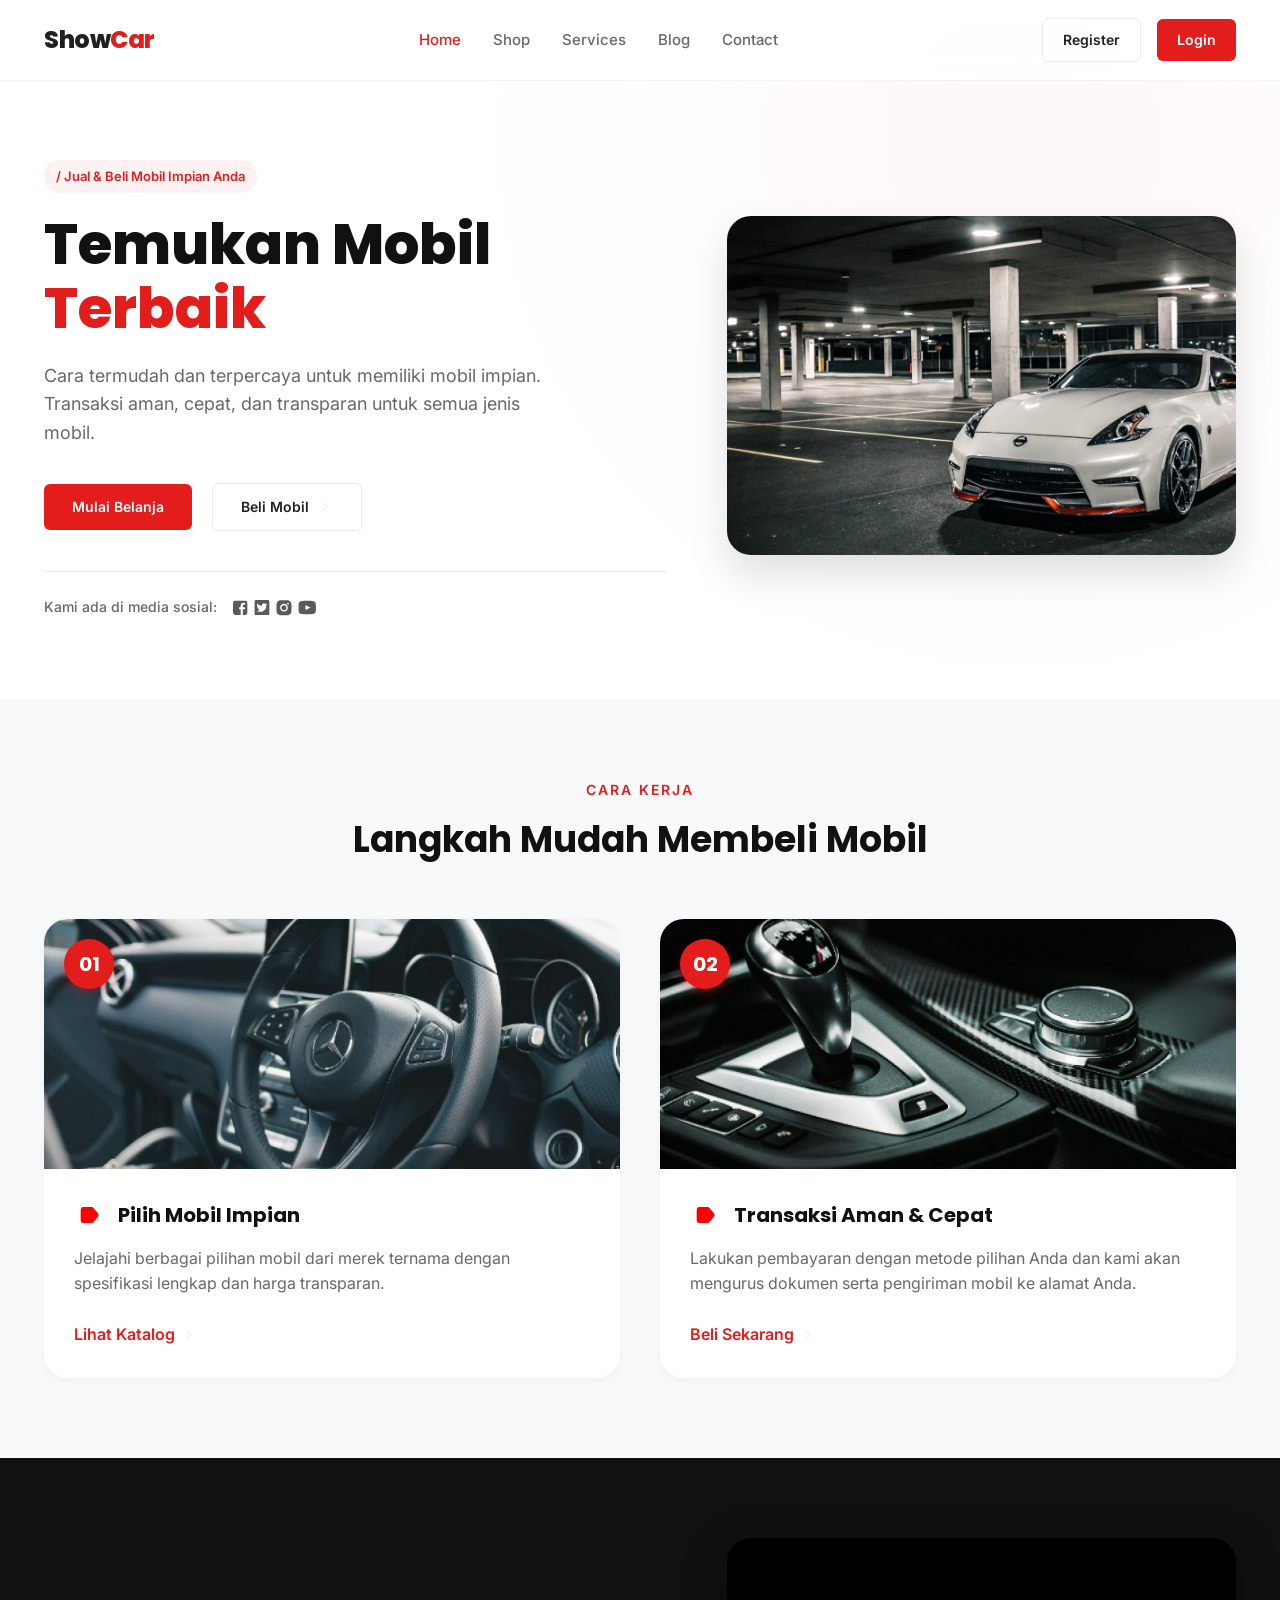
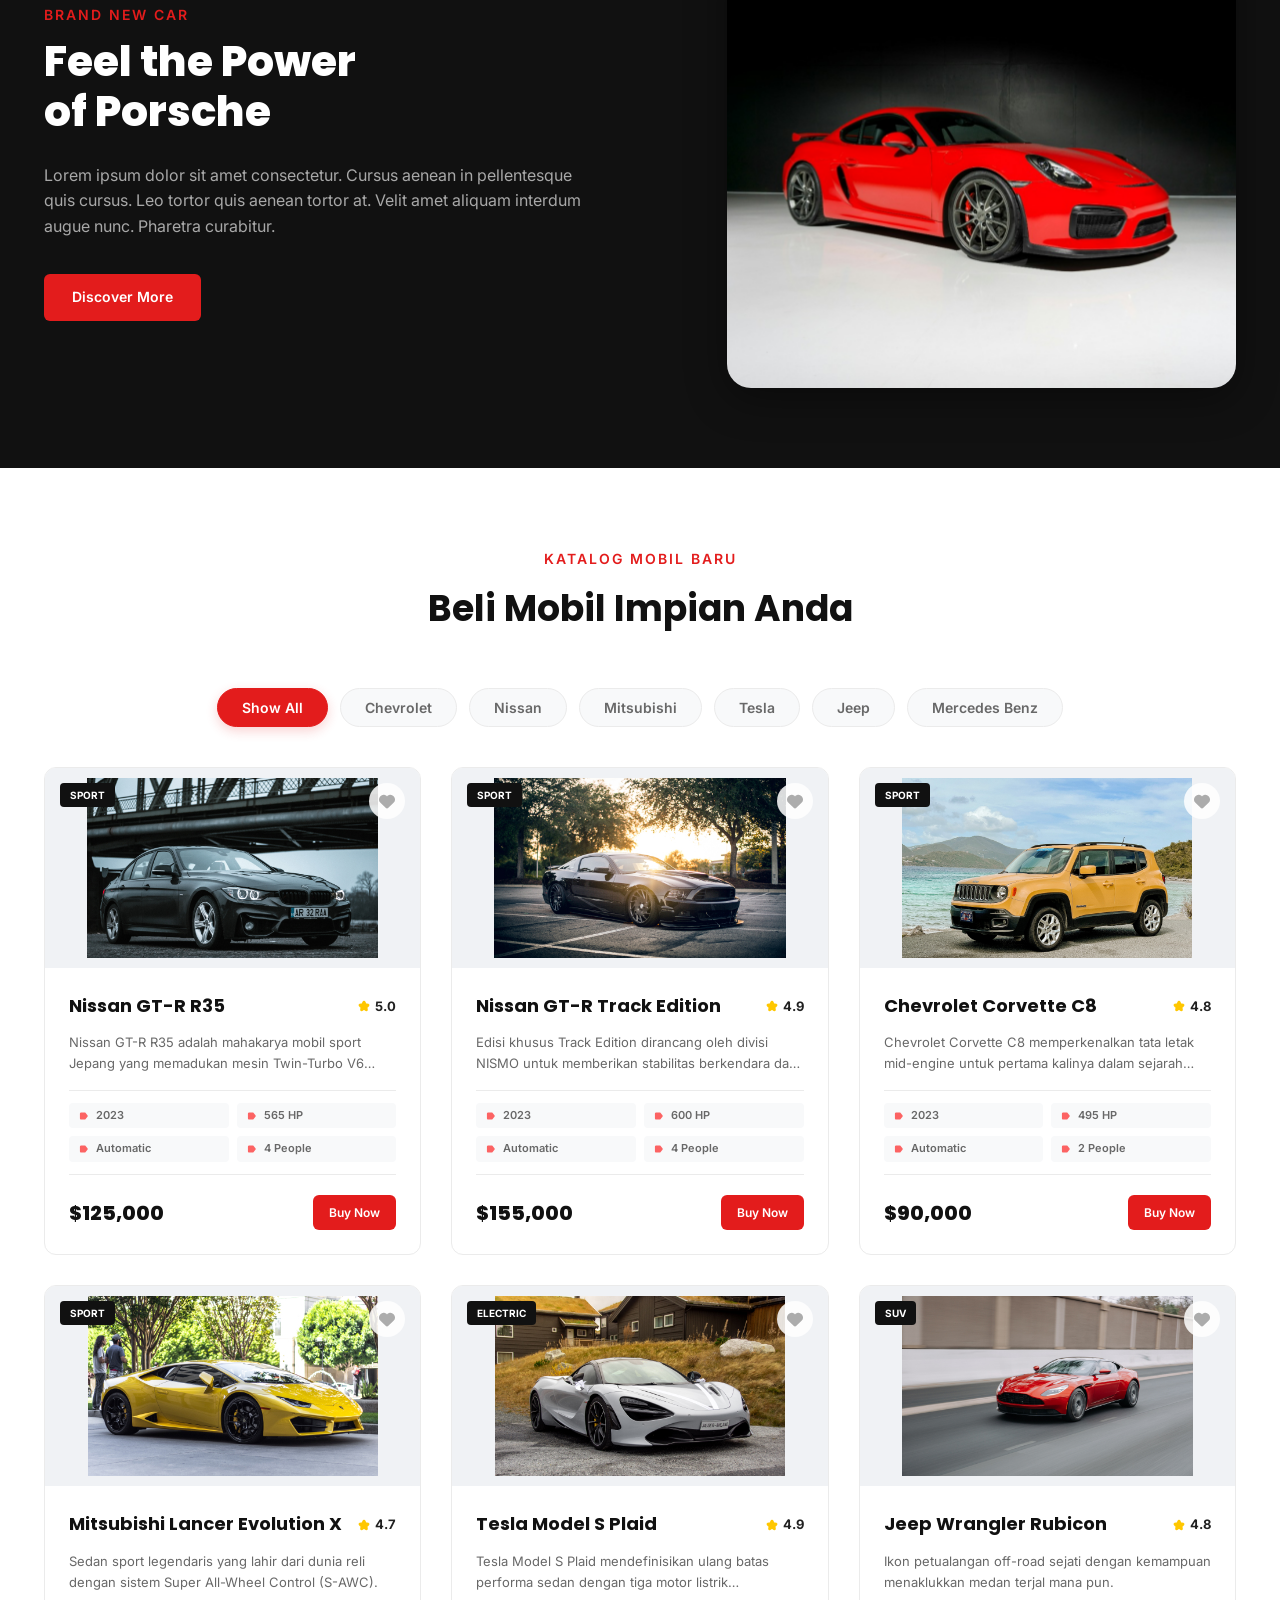
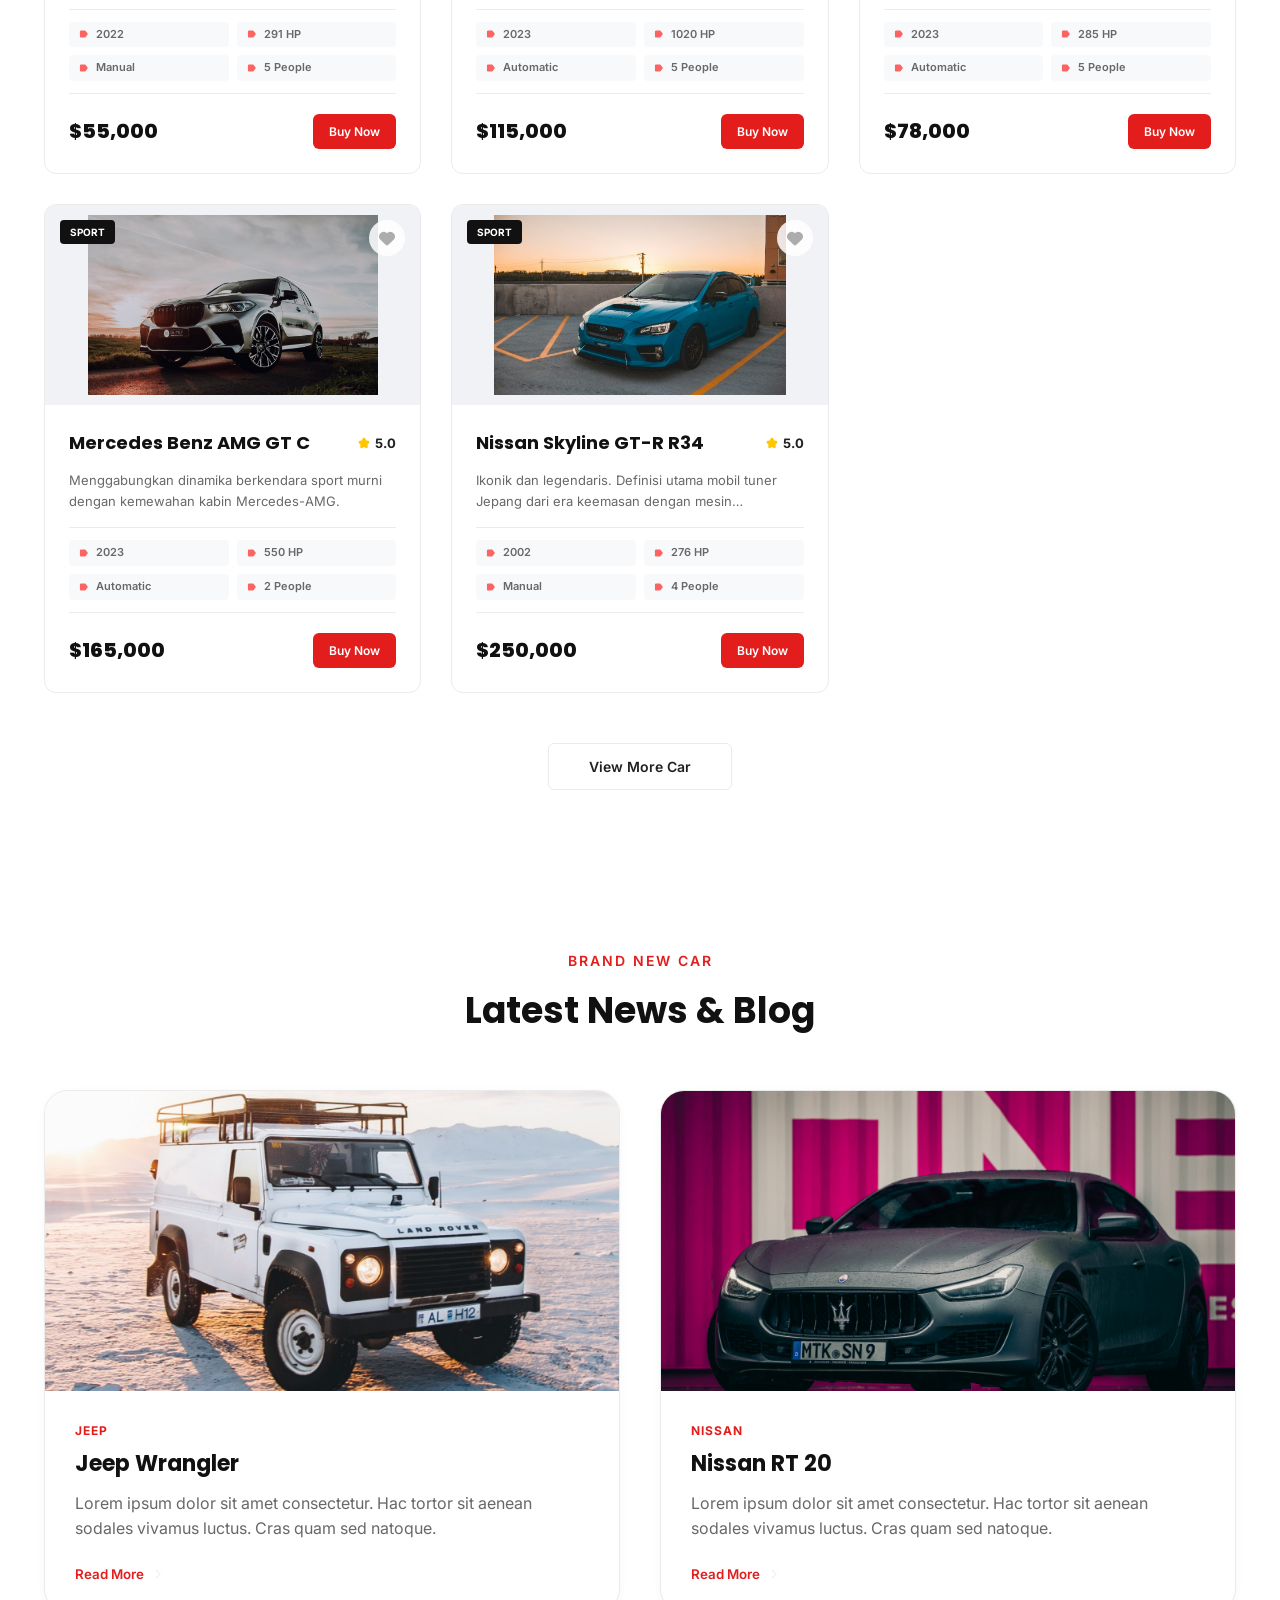
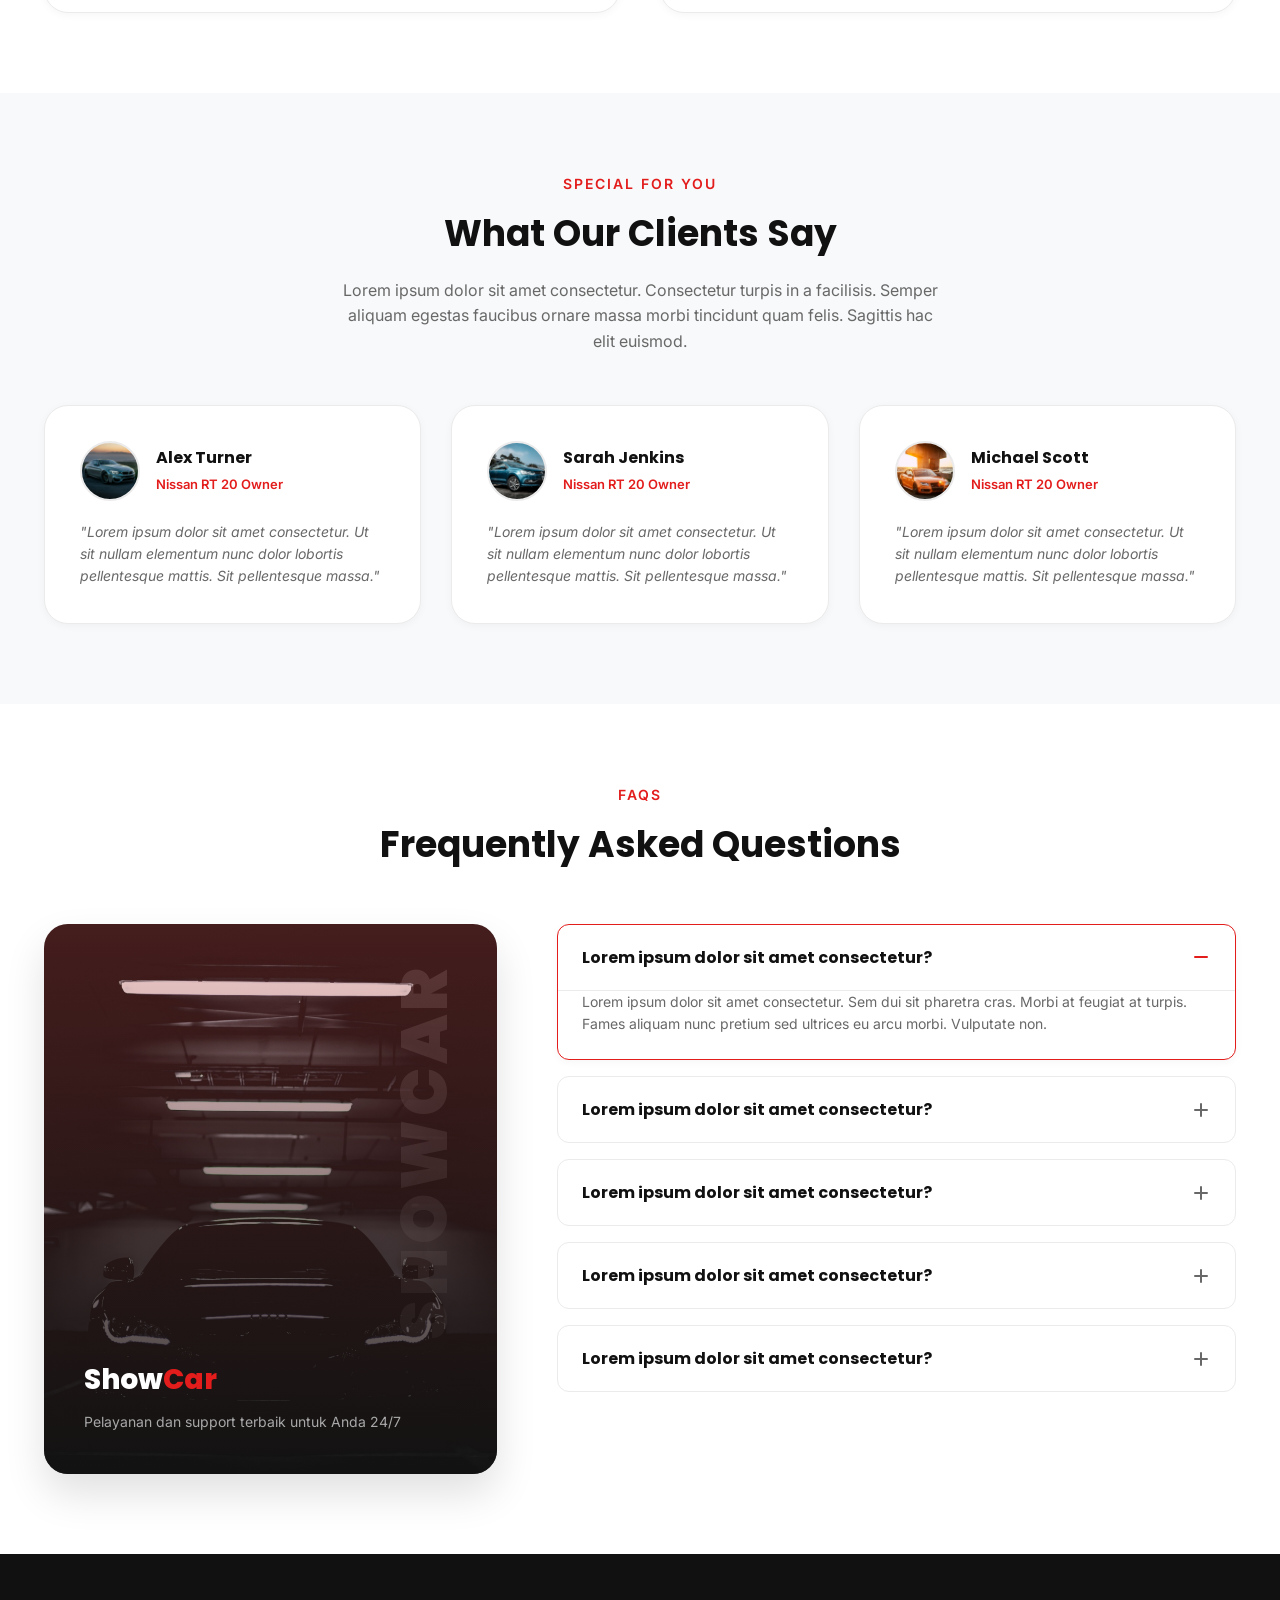
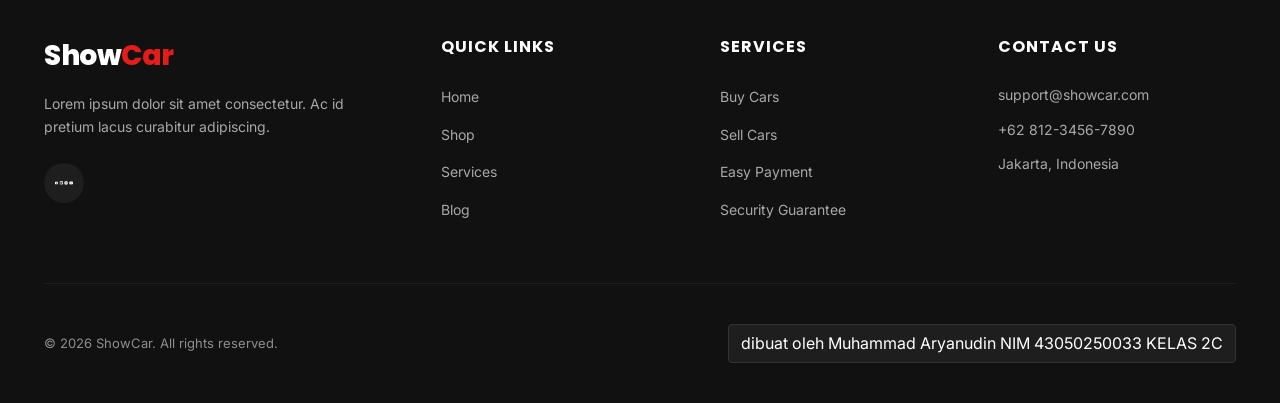
<file: index.html>
<!DOCTYPE html>
<html lang="id">
<head>
  <meta charset="UTF-8" />
  <meta name="viewport" content="width=device-width, initial-scale=1.0" />
  <meta name="description" content="Temukan kenyamanan berkendara mobil impian Anda dengan sistem pembayaran mudah dan proses cepat di ShowCar." />
  <title>ShowCar - Beli & Jual Mobil Lebih Mudah</title>
  <link rel="stylesheet" href="styles.css" />
</head>
<body>

  <!-- Header / Navbar -->
  <header class="header">
    <div class="container">
      <a href="#" class="logo">Show<span>Car</span></a>
      
      <nav class="nav-menu">
        <a href="#home" class="nav-link active">Home</a>
        <a href="#shop" class="nav-link">Shop</a>
        <a href="#services" class="nav-link">Services</a>
        <a href="#blog" class="nav-link">Blog</a>
        <a href="#contact" class="nav-link">Contact</a>
      </nav>

      <div class="header-actions">
        <a href="login.html?tab=register" class="btn btn-secondary">Register</a>
        <a href="login.html?tab=login" class="btn btn-primary">Login</a>
      </div>

      <button class="mobile-menu-btn" aria-label="Toggle menu">
        <span></span>
        <span></span>
        <span></span>
      </button>
    </div>
  </header>

  <!-- Hero Section -->
  <section id="home" class="hero">
    <div class="container">
      <div class="hero-content">
        <span class="hero-badge">/ Jual & Beli Mobil Impian Anda</span>
        <h1 class="hero-title">Temukan Mobil <span>Terbaik</span></h1>
        <p class="hero-description">
          Cara termudah dan terpercaya untuk memiliki mobil impian. Transaksi aman, cepat, dan transparan untuk semua jenis mobil.
        </p>
        <div class="hero-actions">
          <a href="#shop" class="btn btn-primary">Mulai Belanja</a>
          <a href="#services" class="btn btn-secondary">
            Beli Mobil 
            <img src="assets/97594dd5b2891a85909bc2dbcac4e4d8.svg" alt="arrow" width="16" height="16" />
          </a>
        </div>
        <div class="hero-socials">
          <span>Kami ada di media sosial:</span>
          <img src="assets/88b252b2aa1d6dbe811947c87c34d6bc.svg" alt="socials" height="20" />
        </div>
      </div>
      <div class="hero-image-wrapper">
        <img src="assets/bd46aa619b12c51429dde632e8b6bb7b.jpg" alt="Show Car Hero" class="hero-image" />
      </div>
    </div>
  </section>

  <!-- How It Works / Steps Section -->
  <section id="services" class="section steps">
    <div class="container">
      <div class="section-header">
        <span class="section-subtitle">Cara Kerja</span>
        <h2 class="section-title">Langkah Mudah Membeli Mobil</h2>
      </div>

      <div class="steps-grid">
        <!-- Step 1 -->
        <div class="step-card">
          <div class="step-image-container">
            <img src="assets/8efc7c043ffbbc06ada1d447e66ad11e.png" alt="Pilih Mobil" class="step-image" />
            <div class="step-number">01</div>
          </div>
          <div class="step-content">
            <div class="step-header">
              <img src="assets/90082a44e6933041569253005098a239.svg" alt="icon" class="step-icon" width="24" height="24" />
              <h3 class="step-title">Pilih Mobil Impian</h3>
            </div>
            <p class="step-description">
              Jelajahi berbagai pilihan mobil dari merek ternama dengan spesifikasi lengkap dan harga transparan.
            </p>
            <a href="#shop" class="btn-link">
              Lihat Katalog 
              <img src="assets/8367ef85180d70275b27e229075d73c2.svg" alt="arrow" width="16" height="16" />
            </a>
          </div>
        </div>

        <!-- Step 2 -->
        <div class="step-card">
          <div class="step-image-container">
            <img src="assets/d287d0fa0ce45f2d73121936ca250444.png" alt="Transaksi Aman" class="step-image" />
            <div class="step-number">02</div>
          </div>
          <div class="step-content">
            <div class="step-header">
              <img src="assets/90082a44e6933041569253005098a239.svg" alt="icon" class="step-icon" width="24" height="24" />
              <h3 class="step-title">Transaksi Aman & Cepat</h3>
            </div>
            <p class="step-description">
              Lakukan pembayaran dengan metode pilihan Anda dan kami akan mengurus dokumen serta pengiriman mobil ke alamat Anda.
            </p>
            <a href="#shop" class="btn-link">
              Beli Sekarang 
              <img src="assets/cf7f0fbf69b4b8eb449e25360baabab9.svg" alt="arrow" width="16" height="16" />
            </a>
          </div>
        </div>
      </div>
    </div>
  </section>

  <!-- Porsche Promo Section -->
  <section class="section promo-section">
    <div class="container promo-container">
      <div class="promo-content">
        <span class="promo-subtitle">Brand New Car</span>
        <h2 class="promo-title">Feel the Power<br>of Porsche</h2>
        <p class="promo-description">
          Lorem ipsum dolor sit amet consectetur. Cursus aenean in pellentesque quis cursus. Leo tortor quis aenean tortor at. Velit amet aliquam interdum augue nunc. Pharetra curabitur.
        </p>
        <a href="#shop" class="btn btn-primary">Discover More</a>
      </div>
      <div class="promo-image-wrapper">
        <img src="assets/81c9947492223192d7c7cbd9a5152a53.png" alt="Porsche Power" class="promo-image" />
      </div>
    </div>
  </section>

  <!-- Popular Cars Section -->
  <section id="shop" class="section catalog">
    <div class="container">
      <div class="section-header">
        <span class="section-subtitle">Katalog Mobil Baru</span>
        <h2 class="section-title">Beli Mobil Impian Anda</h2>
      </div>

      <!-- Filters -->
      <div class="catalog-tabs">
        <button class="filter-tab active" data-filter="all">Show All</button>
        <button class="filter-tab" data-filter="chevrolet">Chevrolet</button>
        <button class="filter-tab" data-filter="nissan">Nissan</button>
        <button class="filter-tab" data-filter="mitsubishi">Mitsubishi</button>
        <button class="filter-tab" data-filter="tesla">Tesla</button>
        <button class="filter-tab" data-filter="jeep">Jeep</button>
        <button class="filter-tab" data-filter="mercedes-benz">Mercedes Benz</button>
      </div>

      <!-- Cars Grid (Populated dynamically by app.js) -->
      <div class="cars-grid">
        <div style="grid-column: 1/-1; text-align: center; padding: 40px; color: var(--text-muted);">
          Memuat katalog mobil...
        </div>
      </div>

      <div class="catalog-action">
        <button class="btn btn-secondary">View More Car</button>
      </div>
    </div>
  </section>

  <!-- Blog Section -->
  <section id="blog" class="section blog">
    <div class="container">
      <div class="section-header">
        <span class="section-subtitle">Brand New Car</span>
        <h2 class="section-title">Latest News & Blog</h2>
      </div>

      <div class="blog-grid">
        <!-- Post 1 -->
        <div class="blog-card">
          <div class="blog-img-container">
            <img src="assets/a412e5c968fde5c6ef1e13182f1cce39.jpg" alt="Jeep Wrangler" class="blog-img" />
          </div>
          <div class="blog-content">
            <span class="blog-category">Jeep</span>
            <h3 class="blog-title">Jeep Wrangler</h3>
            <p class="blog-desc">
              Lorem ipsum dolor sit amet consectetur. Hac tortor sit aenean sodales vivamus luctus. Cras quam sed natoque.
            </p>
            <button class="btn-link">
              Read More 
              <img src="assets/a4655c72d2c428ccc42042c0db37c4e1.svg" alt="arrow" width="16" height="16" />
            </button>
          </div>
        </div>

        <!-- Post 2 -->
        <div class="blog-card">
          <div class="blog-img-container">
            <img src="assets/5430b531ec3f89b76cad20c2272e467b.jpg" alt="Nissan RT 20" class="blog-img" />
          </div>
          <div class="blog-content">
            <span class="blog-category">Nissan</span>
            <h3 class="blog-title">Nissan RT 20</h3>
            <p class="blog-desc">
              Lorem ipsum dolor sit amet consectetur. Hac tortor sit aenean sodales vivamus luctus. Cras quam sed natoque.
            </p>
            <button class="btn-link">
              Read More 
              <img src="assets/6981e84117704c077c64ec070a740add.svg" alt="arrow" width="16" height="16" />
            </button>
          </div>
        </div>
      </div>
    </div>
  </section>

  <!-- Testimonials Section -->
  <section class="section testimonials">
    <div class="container">
      <div class="section-header">
        <span class="section-subtitle">Special For You</span>
        <h2 class="section-title">What Our Clients Say</h2>
        <p style="color: var(--text-muted); max-width: 600px; margin: 15px auto 0 auto;">
          Lorem ipsum dolor sit amet consectetur. Consectetur turpis in a facilisis. Semper aliquam egestas faucibus ornare massa morbi tincidunt quam felis. Sagittis hac elit euismod.
        </p>
      </div>

      <div class="testimonials-grid">
        <!-- Card 1 -->
        <div class="testimonial-card">
          <div class="user-profile">
            <div class="user-avatar" style="background-image: url(assets/06eb09089e79589e74c17dc6dc36c8b6.png);"></div>
            <div class="user-details">
              <h4>Alex Turner</h4>
              <span>Nissan RT 20 Owner</span>
            </div>
          </div>
          <p class="testimonial-text">
            "Lorem ipsum dolor sit amet consectetur. Ut sit nullam elementum nunc dolor lobortis pellentesque mattis. Sit pellentesque massa."
          </p>
        </div>

        <!-- Card 2 -->
        <div class="testimonial-card">
          <div class="user-profile">
            <div class="user-avatar" style="background-image: url(assets/2c08cd8e8c7df72e1f23b4d66e3798e2.png);"></div>
            <div class="user-details">
              <h4>Sarah Jenkins</h4>
              <span>Nissan RT 20 Owner</span>
            </div>
          </div>
          <p class="testimonial-text">
            "Lorem ipsum dolor sit amet consectetur. Ut sit nullam elementum nunc dolor lobortis pellentesque mattis. Sit pellentesque massa."
          </p>
        </div>

        <!-- Card 3 -->
        <div class="testimonial-card">
          <div class="user-profile">
            <div class="user-avatar" style="background-image: url(assets/51ef2d4cc0bf1ba7d33f315e0b206ccf.png);"></div>
            <div class="user-details">
              <h4>Michael Scott</h4>
              <span>Nissan RT 20 Owner</span>
            </div>
          </div>
          <p class="testimonial-text">
            "Lorem ipsum dolor sit amet consectetur. Ut sit nullam elementum nunc dolor lobortis pellentesque mattis. Sit pellentesque massa."
          </p>
        </div>
      </div>
    </div>
  </section>

  <!-- FAQ Section -->
  <section class="section faq-section">
    <div class="container">
      <div class="section-header">
        <span class="section-subtitle">FAQs</span>
        <h2 class="section-title">Frequently Asked Questions</h2>
      </div>

      <div class="faq-grid">
        <!-- Left Banner -->
        <div class="faq-image-card">
          <img src="assets/0ef59da72c9c1733da5acb85757804c2.png" alt="FAQ banner" />
          <div class="faq-vertical-title">ShowCar</div>
          <div class="faq-image-overlay">
            <div class="faq-overlay-text">
              <h3>Show<span>Car</span></h3>
              <p>Pelayanan dan support terbaik untuk Anda 24/7</p>
            </div>
          </div>
        </div>

        <!-- Right Accordion -->
        <div class="faq-list">
          <!-- Item 1 -->
          <div class="faq-item">
            <button class="faq-question">
              Lorem ipsum dolor sit amet consectetur?
              <span class="faq-toggle-icon"></span>
            </button>
            <div class="faq-answer">
              <div class="faq-answer-content">
                Lorem ipsum dolor sit amet consectetur. Sem dui sit pharetra cras. Morbi at feugiat at turpis. Fames aliquam nunc pretium sed ultrices eu arcu morbi. Vulputate non.
              </div>
            </div>
          </div>

          <!-- Item 2 -->
          <div class="faq-item">
            <button class="faq-question">
              Lorem ipsum dolor sit amet consectetur?
              <span class="faq-toggle-icon"></span>
            </button>
            <div class="faq-answer">
              <div class="faq-answer-content">
                Lorem ipsum dolor sit amet, consectetur adipiscing elit. Ut ut lorem quis leo sodales posuere. Pellentesque in diam id nisl posuere eleifend.
              </div>
            </div>
          </div>

          <!-- Item 3 -->
          <div class="faq-item">
            <button class="faq-question">
              Lorem ipsum dolor sit amet consectetur?
              <span class="faq-toggle-icon"></span>
            </button>
            <div class="faq-answer">
              <div class="faq-answer-content">
                Lorem ipsum dolor sit amet, consectetur adipiscing elit. Proin luctus interdum justo, at convallis magna pharetra eu. In hac habitasse platea dictumst.
              </div>
            </div>
          </div>

          <!-- Item 4 -->
          <div class="faq-item">
            <button class="faq-question">
              Lorem ipsum dolor sit amet consectetur?
              <span class="faq-toggle-icon"></span>
            </button>
            <div class="faq-answer">
              <div class="faq-answer-content">
                Lorem ipsum dolor sit amet, consectetur adipiscing elit. Curabitur vitae vulputate ipsum. Integer ut libero vitae nunc fermentum pretium.
              </div>
            </div>
          </div>

          <!-- Item 5 -->
          <div class="faq-item">
            <button class="faq-question">
              Lorem ipsum dolor sit amet consectetur?
              <span class="faq-toggle-icon"></span>
            </button>
            <div class="faq-answer">
              <div class="faq-answer-content">
                Lorem ipsum dolor sit amet, consectetur adipiscing elit. Maecenas a eros sit amet tellus scelerisque vulputate et et velit.
              </div>
            </div>
          </div>
        </div>
      </div>
    </div>
  </section>

  <!-- Footer -->
  <footer id="contact" class="footer">
    <div class="container">
      <div class="footer-grid">
        <div class="footer-col">
          <div class="footer-info-logo">Show<span>Car</span></div>
          <p class="footer-info-desc">
            Lorem ipsum dolor sit amet consectetur. Ac id pretium lacus curabitur adipiscing.
          </p>
          <div class="footer-socials">
            <a href="#" class="footer-social-btn"><img src="assets/7cd82cd1cfaf98b52361492e0fc6ded1.svg" alt="Social" /></a>
          </div>
        </div>
        
        <div class="footer-col">
          <h4>Quick Links</h4>
          <ul class="footer-links">
            <li><a href="#home">Home</a></li>
            <li><a href="#shop">Shop</a></li>
            <li><a href="#services">Services</a></li>
            <li><a href="#blog">Blog</a></li>
          </ul>
        </div>

        <div class="footer-col">
          <h4>Services</h4>
          <ul class="footer-links">
            <li><a href="#shop">Buy Cars</a></li>
            <li><a href="#shop">Sell Cars</a></li>
            <li><a href="#services">Easy Payment</a></li>
            <li><a href="#services">Security Guarantee</a></li>
          </ul>
        </div>

        <div class="footer-col">
          <h4>Contact Us</h4>
          <ul class="footer-links" style="color: #a8a8a8; font-size: 14px;">
            <li>support@showcar.com</li>
            <li>+62 812-3456-7890</li>
            <li>Jakarta, Indonesia</li>
          </ul>
        </div>
      </div>

      <div class="footer-bottom">
        <p>&copy; 2026 ShowCar. All rights reserved.</p>
        <div class="author-badge">
          dibuat oleh Muhammad Aryanudin NIM 43050250033 KELAS 2C
        </div>
      </div>
    </div>
  </footer>

  <script src="app.js"></script>
</body>
</html>
</file>
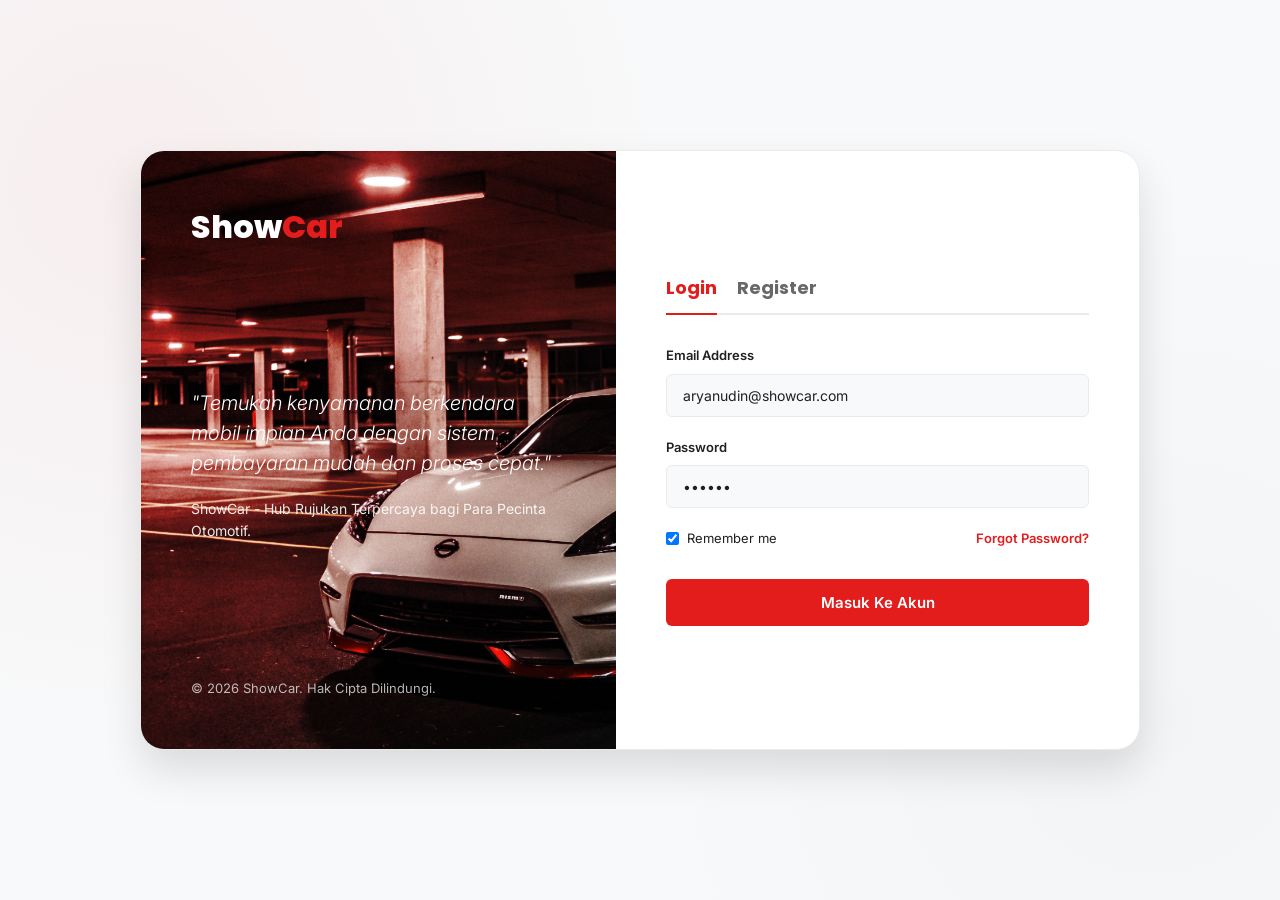
<file: dashboard.html>
<!DOCTYPE html>
<html lang="id">
<head>
  <meta charset="UTF-8" />
  <meta name="viewport" content="width=device-width, initial-scale=1.0" />
  <meta name="description" content="Dashboard pengguna ShowCar untuk mengelola pesanan dan riwayat pembelian mobil Anda." />
  <title>ShowCar - Dashboard Utama</title>
  <link rel="stylesheet" href="styles.css" />
  <style>
    /* Styling Dashboard */
    .dashboard-body {
      background-color: var(--light-bg);
      min-height: 100vh;
      display: flex;
    }
    
    .sidebar {
      width: 260px;
      background-color: var(--dark);
      color: var(--light);
      padding: 30px 20px;
      display: flex;
      flex-direction: column;
      justify-content: space-between;
      position: fixed;
      top: 0; left: 0; bottom: 0;
      z-index: 100;
    }
    
    .sidebar-logo {
      font-family: var(--font-title);
      font-size: 24px;
      font-weight: 800;
      margin-bottom: 40px;
      text-align: center;
    }
    
    .sidebar-logo span { color: var(--primary); }
    
    .sidebar-nav {
      list-style: none;
      display: flex;
      flex-direction: column;
      gap: 8px;
    }
    
    .sidebar-link {
      display: flex;
      align-items: center;
      gap: 12px;
      padding: 12px 16px;
      color: #a8a8a8;
      font-size: 14px;
      font-weight: 500;
      border-radius: var(--radius-sm);
      transition: var(--transition);
    }
    
    .sidebar-link:hover, .sidebar-link.active {
      color: var(--light);
      background-color: var(--primary);
    }
    
    .sidebar-user {
      border-top: 1px solid var(--dark-light);
      padding-top: 20px;
      display: flex;
      align-items: center;
      gap: 12px;
    }
    
    .sidebar-avatar {
      width: 44px; height: 44px;
      border-radius: 50%;
      background-image: url(assets/06eb09089e79589e74c17dc6dc36c8b6.png);
      background-size: cover;
      border: 2px solid var(--primary);
    }
    
    .dashboard-content {
      margin-left: 260px;
      flex-grow: 1;
      padding: 40px;
    }
    
    .dashboard-header {
      display: flex;
      justify-content: space-between;
      align-items: center;
      margin-bottom: 30px;
    }
    
    .stats-grid {
      display: grid;
      grid-template-columns: repeat(3, 1fr);
      gap: 24px;
      margin-bottom: 40px;
    }
    
    .stat-card {
      background-color: var(--light);
      border: 1px solid var(--border);
      border-radius: var(--radius-md);
      padding: 24px;
      display: flex;
      align-items: center;
      justify-content: space-between;
    }
    
    .stat-info p {
      font-family: var(--font-title);
      font-size: 28px;
      font-weight: 800;
    }
    
    .dashboard-grid {
      display: grid;
      grid-template-columns: 1.2fr 0.8fr;
      gap: 30px;
    }
    
    .section-card {
      background-color: var(--light);
      border: 1px solid var(--border);
      border-radius: var(--radius-md);
      padding: 30px;
    }
    
    .section-card-title {
      font-family: var(--font-title);
      font-size: 18px;
      font-weight: 700;
      margin-bottom: 20px;
    }
    
    .trans-table {
      width: 100%;
      border-collapse: collapse;
      font-size: 13px;
    }
    
    .trans-table th {
      text-align: left;
      padding: 12px;
      color: var(--text-muted);
      border-bottom: 1px solid var(--border);
    }
    
    .trans-table td {
      padding: 16px 12px;
      border-bottom: 1px solid var(--border);
    }
    
    .status-badge {
      padding: 4px 12px;
      background-color: rgba(46, 204, 113, 0.15);
      color: #27ae60;
      border-radius: 30px;
      font-size: 11px;
      font-weight: 600;
    }
    
    .active-order-box {
      display: flex;
      gap: 15px;
      align-items: center;
      margin-bottom: 20px;
    }
    
    .active-order-img {
      width: 100px;
      height: 60px;
      object-fit: contain;
      background: #f8f9fa;
      border-radius: 4px;
    }
    
    @media (max-width: 992px) {
      .sidebar { width: 80px; }
      .sidebar span, .sidebar-user-info { display: none; }
      .dashboard-content { margin-left: 80px; }
    }
  </style>
</head>
<body class="dashboard-body">

  <aside class="sidebar">
    <div>
      <div class="sidebar-logo">Show<span>Car</span></div>
      <ul class="sidebar-nav">
        <li><a href="dashboard.html" class="sidebar-link active">Dashboard</a></li>
        <li><a href="index.html#shop" class="sidebar-link">Beli Mobil</a></li>
        <li><a href="profile.html" class="sidebar-link">Profil Saya</a></li>
        <li><a href="index.html" class="sidebar-link" id="btn-logout">Keluar</a></li>
      </ul>
    </div>
    <div class="sidebar-user">
      <div class="sidebar-avatar"></div>
      <div class="sidebar-user-info">
        <h4 id="user-display-name">User</h4>
        <p id="user-display-class">Member Gold</p>
      </div>
    </div>
  </aside>

  <main class="dashboard-content">
    <header class="dashboard-header">
      <div class="welcome-text">
        <h1 id="welcome-greeting">Halo!</h1>
        <p>Kelola koleksi dan pesanan mobil Anda di sini.</p>
      </div>
      <div class="dashboard-actions">
        <a href="index.html#shop" class="btn btn-primary" style="padding: 10px 20px;">Beli Mobil Baru</a>
      </div>
    </header>

    <section class="stats-grid">
      <div class="stat-card">
        <div class="stat-info"><h3>Pesanan Berjalan</h3><p>1 Unit</p></div>
      </div>
      <div class="stat-card">
        <div class="stat-info"><h3>Koleksi Mobil</h3><p>2 Unit</p></div>
      </div>
      <div class="stat-card">
        <div class="stat-info"><h3>Total Belanja</h3><p>$358,000</p></div>
      </div>
    </section>

    <div class="dashboard-grid">
      <div class="section-card">
        <div class="section-card-title">Riwayat Pembelian</div>
        <table class="trans-table">
          <thead>
            <tr><th>Mobil</th><th>Tanggal</th><th>Harga</th><th>Status</th></tr>
          </thead>
          <tbody id="purchase-history-body">
            <tr>
              <td style="font-weight:600;">Nissan GT-R R35</td>
              <td>12 Juni 2026</td>
              <td>$125,000</td>
              <td><span class="status-badge" style="background:#e8f4fd;color:#2980b9;">Dikirim</span></td>
            </tr>
          </tbody>
        </table>
      </div>

      <div class="section-card">
        <div class="section-card-title">Status Pesanan Terbaru</div>
        <div id="active-order-container">
          <div class="active-order-box">
            <img src="assets/d2873bdc337d22a79a102340e42f01b3.jpg" class="active-order-img" alt="Mobil" />
            <div>
              <h4 id="order-car-name">Nissan GT-R Track</h4>
              <p style="font-size:12px;color:var(--text-muted);">Sedang Verifikasi Pembayaran</p>
            </div>
          </div>
          <button class="btn btn-secondary" style="width:100%;font-size:13px;">Lihat Detail Lacak</button>
        </div>
      </div>
    </div>
  </main>

  <script>
    document.addEventListener('DOMContentLoaded', () => {
      if (localStorage.getItem('userLoggedIn') !== 'true') {
        window.location.href = 'login.html';
        return;
      }

      document.getElementById('user-display-name').textContent = localStorage.getItem('userName') || 'Pengguna';
      document.getElementById('welcome-greeting').textContent = `Halo, ${localStorage.getItem('userName')}!`;

      document.getElementById('btn-logout').addEventListener('click', () => {
        localStorage.removeItem('userLoggedIn');
      });

      // Update UI based on purchase
      const lastPurchased = localStorage.getItem('lastPurchasedCar');
      const lastPrice = localStorage.getItem('lastPurchasedTotal');
      
      if (lastPurchased) {
        document.getElementById('order-car-name').textContent = lastPurchased;
        const historyBody = document.getElementById('purchase-history-body');
        const newRow = document.createElement('tr');
        newRow.innerHTML = `
          <td style="font-weight:600;">${lastPurchased}</td>
          <td>${new Date().toLocaleDateString('id-ID')}</td>
          <td>${lastPrice}</td>
          <td><span class="status-badge">Proses</span></td>
        `;
        historyBody.insertBefore(newRow, historyBody.firstChild);
      }
    });
  </script>
</body>
</html>
</file>
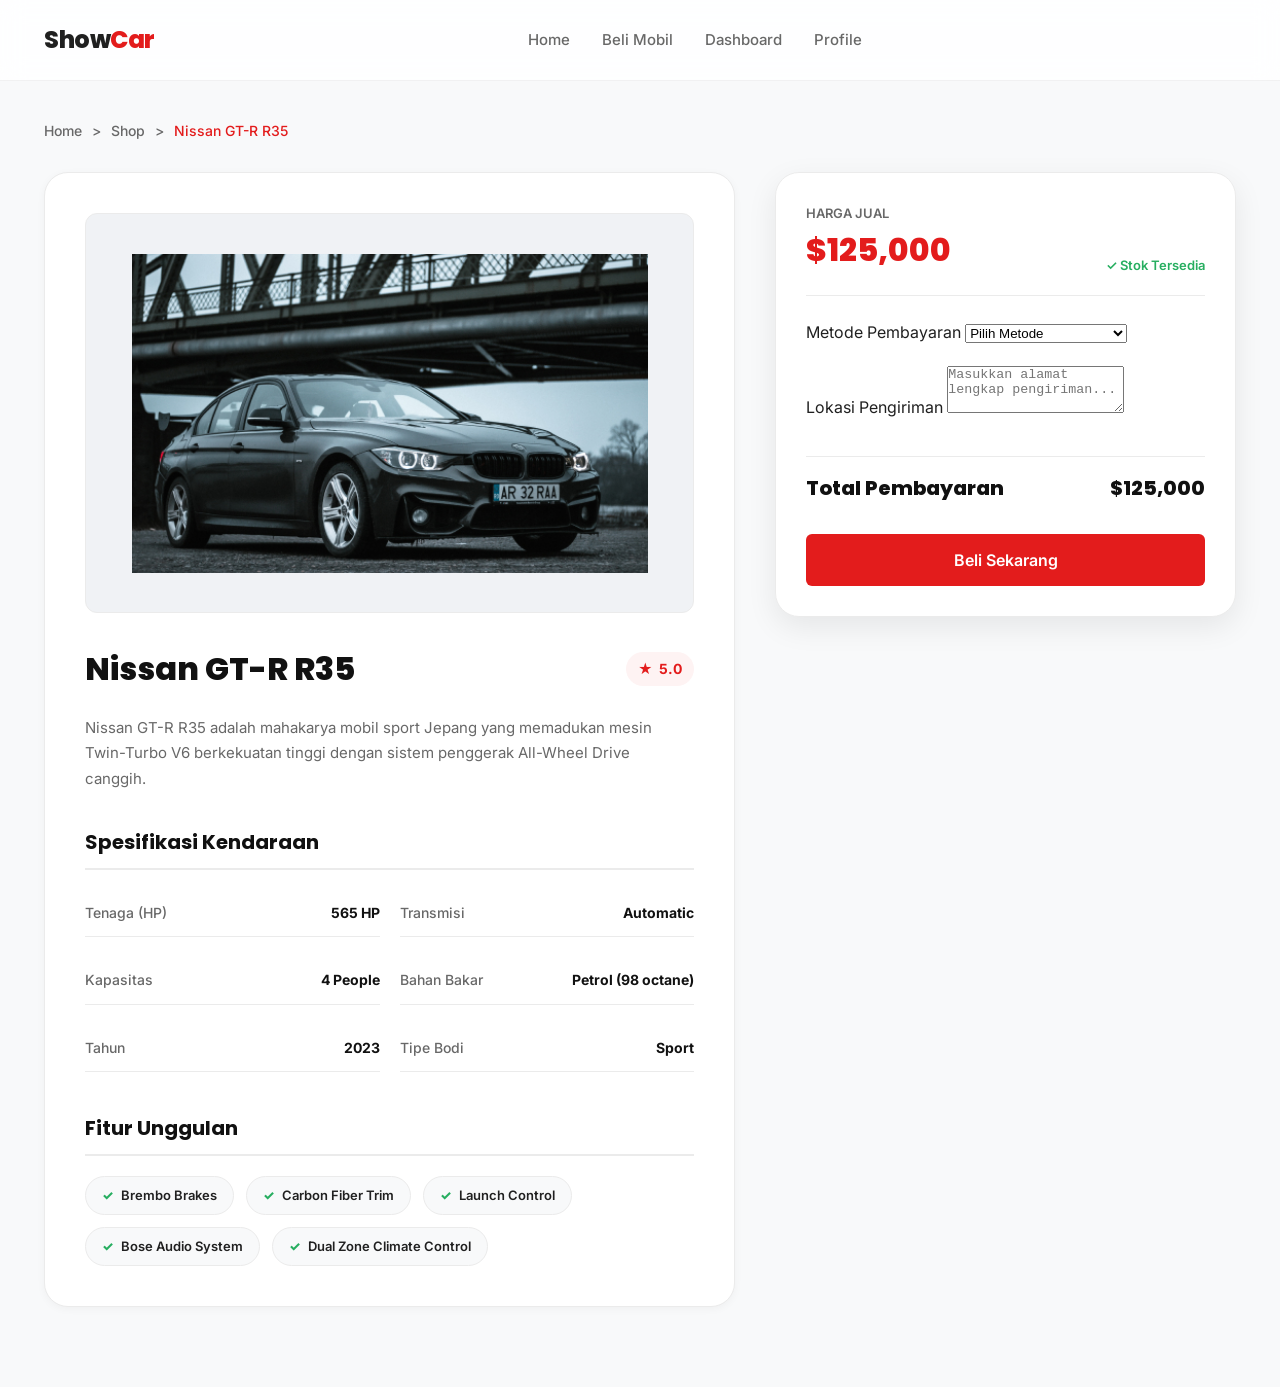
<file: detail.html>
<!DOCTYPE html>
<html lang="id">
<head>
  <meta charset="UTF-8" />
  <meta name="viewport" content="width=device-width, initial-scale=1.0" />
  <meta name="description" content="Detail spesifikasi mobil, harga beli transparan, dan pemesanan mobil impian di ShowCar." />
  <title>ShowCar - Detail Mobil</title>
  <link rel="stylesheet" href="styles.css" />
  <style>
    /* Styling Detail Mobil */
    .detail-body {
      background-color: var(--light-bg);
      padding-top: 120px;
      padding-bottom: 80px;
    }
    
    .breadcrumb {
      display: flex;
      gap: 10px;
      font-size: 14px;
      color: var(--text-muted);
      margin-bottom: 30px;
      font-weight: 500;
    }
    
    .breadcrumb a:hover {
      color: var(--primary);
    }
    
    .detail-grid {
      display: grid;
      grid-template-columns: 1.2fr 0.8fr;
      gap: 40px;
      align-items: flex-start;
    }
    
    .detail-main-card {
      background-color: var(--light);
      border: 1px solid var(--border);
      border-radius: var(--radius-lg);
      padding: 40px;
      box-shadow: var(--shadow-sm);
    }
    
    .detail-image-container {
      width: 100%;
      height: 400px;
      background-color: #f0f2f5;
      border-radius: var(--radius-md);
      display: flex;
      align-items: center;
      justify-content: center;
      overflow: hidden;
      margin-bottom: 30px;
      border: 1px solid var(--border);
    }
    
    .detail-img {
      width: 85%;
      height: 85%;
      object-fit: contain;
      transition: var(--transition);
    }
    
    .detail-title-row {
      display: flex;
      justify-content: space-between;
      align-items: center;
      margin-bottom: 20px;
    }
    
    .detail-name {
      font-family: var(--font-title);
      font-size: 32px;
      font-weight: 800;
      color: var(--dark);
    }
    
    .detail-rating-badge {
      display: flex;
      align-items: center;
      gap: 6px;
      padding: 6px 12px;
      background-color: rgba(227, 28, 28, 0.05);
      color: var(--primary);
      border-radius: 30px;
      font-weight: 700;
      font-size: 14px;
    }
    
    .detail-desc {
      color: var(--text-muted);
      font-size: 15px;
      line-height: 1.7;
      margin-bottom: 35px;
    }
    
    .detail-section-title {
      font-family: var(--font-title);
      font-size: 20px;
      font-weight: 700;
      color: var(--dark);
      margin-bottom: 20px;
      padding-bottom: 10px;
      border-bottom: 2px solid var(--border);
    }
    
    .specs-table-grid {
      display: grid;
      grid-template-columns: repeat(2, 1fr);
      gap: 20px;
      margin-bottom: 40px;
    }
    
    .spec-table-item {
      display: flex;
      justify-content: space-between;
      padding: 12px 0;
      border-bottom: 1px solid var(--border);
      font-size: 14px;
    }
    
    .spec-label {
      color: var(--text-muted);
      font-weight: 500;
    }
    
    .spec-value {
      font-weight: 700;
      color: var(--dark);
    }
    
    .features-list {
      display: flex;
      flex-wrap: wrap;
      gap: 12px;
    }
    
    .feature-tag {
      padding: 8px 16px;
      background-color: var(--light-bg);
      border: 1px solid var(--border);
      border-radius: 30px;
      font-size: 13px;
      font-weight: 600;
      color: var(--text);
      display: flex;
      align-items: center;
      gap: 8px;
    }
    
    .feature-tag::before {
      content: '✓';
      color: #27ae60;
      font-weight: 800;
    }
    
    .booking-widget {
      background-color: var(--light);
      border: 1px solid var(--border);
      border-radius: var(--radius-lg);
      padding: 30px;
      box-shadow: var(--shadow-md);
      position: sticky;
      top: 110px;
    }
    
    .booking-price-row {
      display: flex;
      justify-content: space-between;
      align-items: flex-end;
      margin-bottom: 24px;
      padding-bottom: 20px;
      border-bottom: 1px solid var(--border);
    }
    
    .booking-price {
      font-family: var(--font-title);
      font-size: 32px;
      font-weight: 800;
      color: var(--primary);
    }
    
    .booking-form {
      display: flex;
      flex-direction: column;
      gap: 20px;
    }
    
    .booking-total-row {
      display: flex;
      justify-content: space-between;
      font-family: var(--font-title);
      font-size: 20px;
      font-weight: 800;
      margin-top: 15px;
      padding-top: 15px;
      border-top: 1px solid var(--border);
      color: var(--dark);
    }
    
    .booking-submit-btn {
      width: 100%;
      padding: 16px;
      font-size: 16px;
      margin-top: 10px;
    }
    
    /* Success Modal */
    .modal-overlay {
      display: none;
      position: fixed;
      top: 0;
      left: 0;
      width: 100%;
      height: 100%;
      background-color: rgba(0, 0, 0, 0.6);
      backdrop-filter: blur(4px);
      z-index: 2000;
      align-items: center;
      justify-content: center;
    }
    
    .modal-overlay.active {
      display: flex;
    }
    
    .modal-card {
      background-color: var(--light);
      border-radius: var(--radius-lg);
      padding: 40px;
      max-width: 500px;
      width: 90%;
      box-shadow: var(--shadow-lg);
      text-align: center;
      animation: modalSlide 0.3s ease;
    }
    
    @keyframes modalSlide {
      from { transform: scale(0.9); opacity: 0; }
      to { transform: scale(1); opacity: 1; }
    }
    
    .modal-icon {
      width: 72px;
      height: 72px;
      background-color: rgba(46, 204, 113, 0.1);
      color: #2e7d32;
      border-radius: 50%;
      display: flex;
      align-items: center;
      justify-content: center;
      font-size: 32px;
      margin: 0 auto 24px auto;
    }
    
    @media (max-width: 992px) {
      .detail-grid {
        grid-template-columns: 1fr;
      }
      .booking-widget {
        position: static;
      }
    }
  </style>
</head>
<body class="detail-body">

  <header class="header scrolled">
    <div class="container">
      <a href="index.html" class="logo">Show<span>Car</span></a>
      <nav class="nav-menu">
        <a href="index.html#home" class="nav-link">Home</a>
        <a href="index.html#shop" class="nav-link">Beli Mobil</a>
        <a href="dashboard.html" class="nav-link">Dashboard</a>
        <a href="profile.html" class="nav-link">Profile</a>
      </nav>
      <div class="header-actions">
        <!-- Dynamic header actions will be inserted here by app.js -->
      </div>
    </div>
  </header>

  <div class="container">
    <div class="breadcrumb">
      <a href="index.html">Home</a>
      <span>&gt;</span>
      <a href="index.html#shop">Shop</a>
      <span>&gt;</span>
      <span id="breadcrumb-car-name" style="color: var(--primary);">Detail Mobil</span>
    </div>

    <div class="detail-grid" id="car-detail-container">
      <div class="detail-main-card">
        <div class="detail-image-container">
          <img src="" alt="Mobil" id="car-image" class="detail-img" />
        </div>
        
        <div class="detail-title-row">
          <h1 class="detail-name" id="car-name">Nama Mobil</h1>
          <div class="detail-rating-badge">
            <span>★</span>
            <span id="car-rating">5.0</span>
          </div>
        </div>

        <p class="detail-desc" id="car-description">Memuat rincian...</p>

        <h3 class="detail-section-title">Spesifikasi Kendaraan</h3>
        <div class="specs-table-grid">
          <div class="spec-table-item"><span class="spec-label">Tenaga (HP)</span><span class="spec-value" id="car-hp">-</span></div>
          <div class="spec-table-item"><span class="spec-label">Transmisi</span><span class="spec-value" id="car-transmission">-</span></div>
          <div class="spec-table-item"><span class="spec-label">Kapasitas</span><span class="spec-value" id="car-capacity">-</span></div>
          <div class="spec-table-item"><span class="spec-label">Bahan Bakar</span><span class="spec-value" id="car-fuel">-</span></div>
          <div class="spec-table-item"><span class="spec-label">Tahun</span><span class="spec-value" id="car-year">-</span></div>
          <div class="spec-table-item"><span class="spec-label">Tipe Bodi</span><span class="spec-value" id="car-type">-</span></div>
        </div>

        <h3 class="detail-section-title">Fitur Unggulan</h3>
        <div class="features-list" id="car-features-list"></div>
      </div>

      <div class="booking-widget">
        <div class="booking-price-row">
          <div>
            <span style="font-size: 13px; color: var(--text-muted); text-transform: uppercase; display: block; font-weight: 600;">Harga Jual</span>
            <div class="booking-price" id="booking-price-display">$0.00</div>
          </div>
          <div style="font-size: 13px; font-weight: 600; color: #27ae60;">✓ Stok Tersedia</div>
        </div>

        <form class="booking-form" id="purchase-form">
          <div class="form-group">
            <label class="form-label" for="payment-method">Metode Pembayaran</label>
            <select class="form-input" id="payment-method" style="cursor: pointer;" required>
              <option value="" disabled selected>Pilih Metode</option>
              <option value="transfer">Transfer Bank (Manual)</option>
              <option value="credit">Kartu Kredit / Cicilan</option>
              <option value="crypto">Crypto Payment</option>
            </select>
          </div>

          <div class="form-group">
            <label class="form-label">Lokasi Pengiriman</label>
            <textarea class="form-input" placeholder="Masukkan alamat lengkap pengiriman..." rows="3" required></textarea>
          </div>

          <div class="booking-total-row">
            <span>Total Pembayaran</span>
            <span id="calc-total-price">$0.00</span>
          </div>

          <button type="submit" class="btn btn-primary booking-submit-btn">Beli Sekarang</button>
        </form>
      </div>
    </div>
  </div>

  <div class="modal-overlay" id="success-modal">
    <div class="modal-card">
      <div class="modal-icon">✓</div>
      <h3 class="modal-title">Pesanan Diterima!</h3>
      <p class="modal-desc">
        Terima kasih! Pesanan pembelian mobil Anda sedang diproses. Tim kami akan segera menghubungi Anda untuk verifikasi dokumen dan pengiriman.
      </p>
      <a href="dashboard.html" class="btn btn-primary" style="width: 100%;">Cek Status Pesanan</a>
    </div>
  </div>

  <script src="app.js"></script>
  <script>
    document.addEventListener('DOMContentLoaded', () => {
      const urlParams = new URLSearchParams(window.location.search);
      const carId = parseInt(urlParams.get('id')) || 1;

      fetch('cars.json')
        .then(res => res.json())
        .then(cars => {
          const car = cars.find(c => c.id === carId);
          if (!car) return;

          document.getElementById('breadcrumb-car-name').textContent = car.name;
          document.getElementById('car-name').textContent = car.name;
          document.getElementById('car-image').src = car.image;
          document.getElementById('car-rating').textContent = car.rating.toFixed(1);
          document.getElementById('car-description').textContent = car.description;
          document.getElementById('car-hp').textContent = car.hp;
          document.getElementById('car-transmission').textContent = car.transmission;
          document.getElementById('car-capacity').textContent = car.capacity;
          document.getElementById('car-fuel').textContent = car.fuel;
          document.getElementById('car-year').textContent = car.year;
          document.getElementById('car-type').textContent = car.type;

          const featuresContainer = document.getElementById('car-features-list');
          car.features.forEach(feat => {
            const span = document.createElement('span');
            span.className = 'feature-tag';
            span.textContent = feat;
            featuresContainer.appendChild(span);
          });

          document.getElementById('booking-price-display').textContent = car.price;
          document.getElementById('calc-total-price').textContent = car.price;
        });

      document.getElementById('purchase-form').addEventListener('submit', (e) => {
        e.preventDefault();
        localStorage.setItem('lastPurchasedCar', document.getElementById('car-name').textContent);
        localStorage.setItem('lastPurchasedTotal', document.getElementById('calc-total-price').textContent);
        document.getElementById('success-modal').classList.add('active');
      });
    });
  </script>
</body>
</html>
</file>
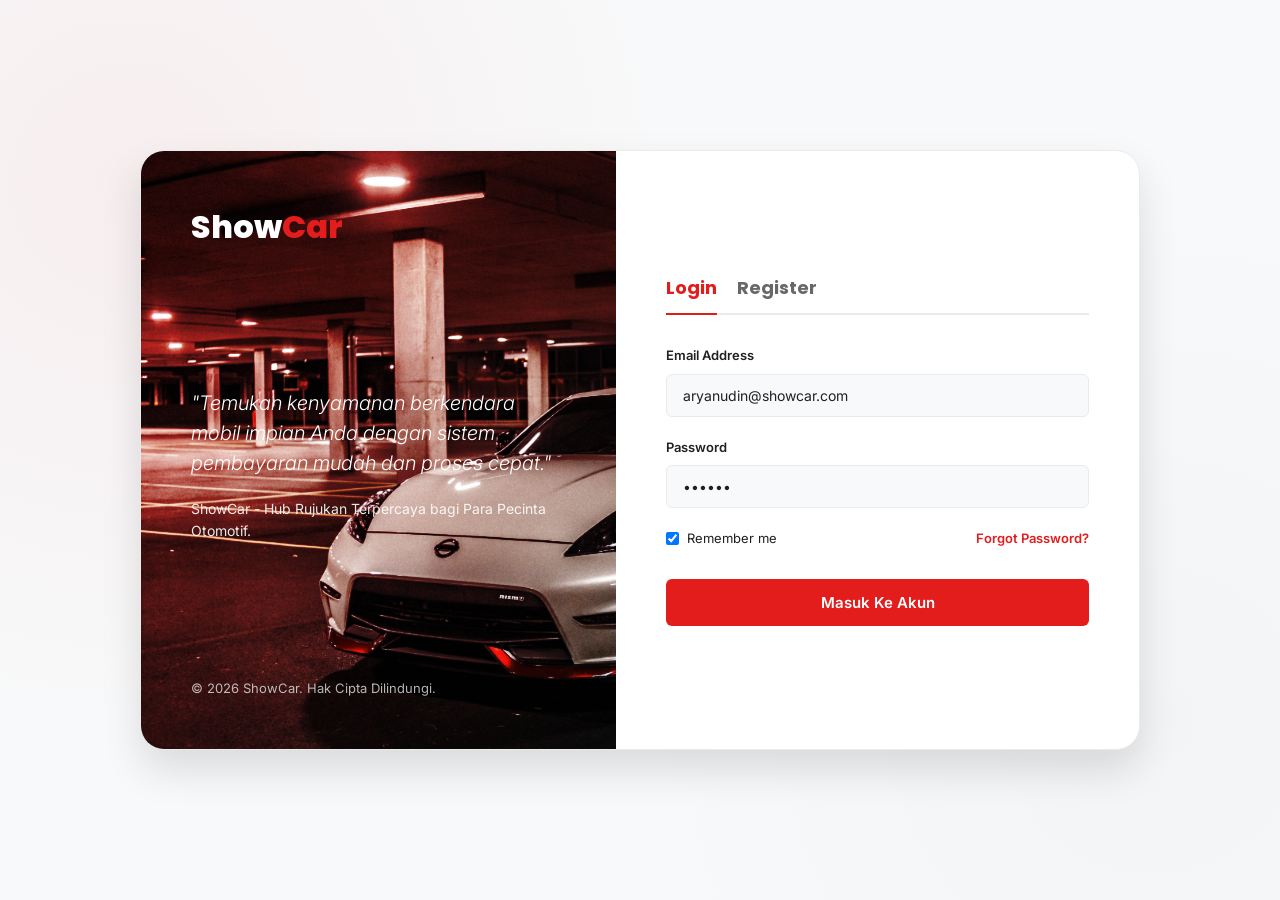
<file: login.html>
<!DOCTYPE html>
<html lang="id">
<head>
  <meta charset="UTF-8" />
  <meta name="viewport" content="width=device-width, initial-scale=1.0" />
  <meta name="description" content="Masuk atau daftarkan akun baru Anda di ShowCar untuk menikmati kemudahan sewa mobil." />
  <title>ShowCar - Masuk atau Daftar Akun</title>
  <link rel="stylesheet" href="styles.css" />
  <style>
    /* Styling khusus Halaman Login */
    .login-body {
      background: radial-gradient(circle at 10% 20%, rgba(227, 28, 28, 0.05) 0%, transparent 40%),
                  radial-gradient(circle at 90% 80%, rgba(0, 0, 0, 0.02) 0%, transparent 40%),
                  var(--light-bg);
      min-height: 100vh;
      display: flex;
      align-items: center;
      justify-content: center;
      padding: 40px 20px;
    }
    
    .auth-container {
      width: 100%;
      max-width: 1000px;
      background-color: var(--light);
      border-radius: var(--radius-lg);
      box-shadow: var(--shadow-lg);
      overflow: hidden;
      display: grid;
      grid-template-columns: 1fr 1.1fr;
      min-height: 600px;
      border: 1px solid var(--border);
    }
    
    .auth-sidebar {
      background: linear-gradient(135deg, rgba(227, 28, 28, 0.9) 0%, rgba(17, 17, 17, 0.95) 100%),
                  url(assets/bd46aa619b12c51429dde632e8b6bb7b.jpg);
      background-size: cover;
      background-position: center;
      background-blend-mode: overlay;
      color: var(--light);
      padding: 50px;
      display: flex;
      flex-direction: column;
      justify-content: space-between;
    }
    
    .auth-sidebar-logo {
      font-family: var(--font-title);
      font-size: 32px;
      font-weight: 800;
      color: var(--light);
    }
    
    .auth-sidebar-logo span {
      color: var(--primary);
    }
    
    .auth-sidebar-quote {
      font-size: 20px;
      font-style: italic;
      font-weight: 300;
      line-height: 1.5;
      margin-bottom: 20px;
    }
    
    .auth-sidebar-footer {
      font-size: 13px;
      opacity: 0.7;
    }
    
    .auth-form-wrapper {
      padding: 50px;
      display: flex;
      flex-direction: column;
      justify-content: center;
    }
    
    .auth-tabs {
      display: flex;
      gap: 20px;
      border-bottom: 2px solid var(--border);
      margin-bottom: 30px;
    }
    
    .auth-tab {
      background: none;
      border: none;
      padding-bottom: 12px;
      font-family: var(--font-title);
      font-size: 18px;
      font-weight: 700;
      color: var(--text-muted);
      cursor: pointer;
      position: relative;
      transition: var(--transition);
    }
    
    .auth-tab.active {
      color: var(--primary);
    }
    
    .auth-tab.active::after {
      content: '';
      position: absolute;
      bottom: -2px;
      left: 0;
      width: 100%;
      height: 2px;
      background-color: var(--primary);
    }
    
    .auth-form {
      display: none;
      flex-direction: column;
      gap: 20px;
    }
    
    .auth-form.active {
      display: flex;
      animation: fadeIn 0.4s ease;
    }
    
    @keyframes fadeIn {
      from { opacity: 0; transform: translateY(10px); }
      to { opacity: 1; transform: translateY(0); }
    }
    
    .form-group {
      display: flex;
      flex-direction: column;
      gap: 8px;
    }
    
    .form-label {
      font-size: 13px;
      font-weight: 600;
      color: var(--text);
    }
    
    .form-input {
      padding: 12px 16px;
      border: 1px solid var(--border);
      border-radius: var(--radius-sm);
      font-size: 14px;
      transition: var(--transition);
      background-color: var(--light-bg);
      color: var(--text);
    }
    
    .form-input:focus {
      outline: none;
      border-color: var(--primary);
      background-color: var(--light);
      box-shadow: 0 0 0 3px rgba(227, 28, 28, 0.1);
    }
    
    .form-checkbox-group {
      display: flex;
      align-items: center;
      justify-content: space-between;
      font-size: 13px;
    }
    
    .form-checkbox {
      display: flex;
      align-items: center;
      gap: 8px;
      cursor: pointer;
    }
    
    .form-link {
      color: var(--primary);
      font-weight: 600;
    }
    
    .form-link:hover {
      text-decoration: underline;
    }
    
    .auth-submit-btn {
      width: 100%;
      padding: 14px;
      font-size: 15px;
      margin-top: 10px;
    }
    
    @media (max-width: 768px) {
      .auth-container {
        grid-template-columns: 1fr;
        min-height: auto;
      }
      
      .auth-sidebar {
        display: none;
      }
      
      .auth-form-wrapper {
        padding: 30px 20px;
      }
    }
  </style>
</head>
<body class="login-body">
  <h1 class="sr-only" style="position: absolute; width: 1px; height: 1px; padding: 0; margin: -1px; overflow: hidden; clip: rect(0, 0, 0, 0); border: 0;">Masuk atau Daftar Akun ShowCar</h1>

  <div class="auth-container">
    <!-- Left Sidebar -->
    <div class="auth-sidebar">
      <a href="index.html" class="auth-sidebar-logo">Show<span>Car</span></a>
      <div>
        <p class="auth-sidebar-quote">
          "Temukan kenyamanan berkendara mobil impian Anda dengan sistem pembayaran mudah dan proses cepat."
        </p>
        <p style="font-size: 14px; opacity: 0.9; margin-top: 10px;">
          ShowCar - Hub Rujukan Terpercaya bagi Para Pecinta Otomotif.
        </p>
      </div>
      <div class="auth-sidebar-footer">
        &copy; 2026 ShowCar. Hak Cipta Dilindungi.
      </div>
    </div>

    <!-- Right Form Section -->
    <div class="auth-form-wrapper">
      <div class="auth-tabs">
        <button class="auth-tab active" id="tab-login">Login</button>
        <button class="auth-tab" id="tab-register">Register</button>
      </div>

      <!-- Login Form -->
      <form class="auth-form active" id="form-login" action="dashboard.html" method="GET">
        <div class="form-group">
          <label class="form-label" for="login-email">Email Address</label>
          <input class="form-input" type="email" id="login-email" placeholder="contoh@domain.com" required value="aryanudin@showcar.com" />
        </div>
        
        <div class="form-group">
          <label class="form-label" for="login-password">Password</label>
          <input class="form-input" type="password" id="login-password" placeholder="Masukkan password Anda" required value="123456" />
        </div>

        <div class="form-checkbox-group">
          <label class="form-checkbox">
            <input type="checkbox" checked /> Remember me
          </label>
          <a href="#" class="form-link">Forgot Password?</a>
        </div>

        <button type="submit" class="btn btn-primary auth-submit-btn">Masuk Ke Akun</button>
      </form>

      <!-- Register Form -->
      <form class="auth-form" id="form-register" action="dashboard.html" method="GET">
        <div class="form-group">
          <label class="form-label" for="register-name">Nama Lengkap</label>
          <input class="form-input" type="text" id="register-name" placeholder="Muhammad Aryanudin" required value="Muhammad Aryanudin" />
        </div>
        
        <div class="form-group">
          <label class="form-label" for="register-email">Email Address</label>
          <input class="form-input" type="email" id="register-email" placeholder="contoh@domain.com" required value="aryanudin@showcar.com" />
        </div>
        
        <div class="form-group">
          <label class="form-label" for="register-password">Password</label>
          <input class="form-input" type="password" id="register-password" placeholder="Minimal 6 karakter" required value="123456" />
        </div>

        <div class="form-checkbox-group" style="justify-content: flex-start;">
          <label class="form-checkbox">
            <input type="checkbox" required checked /> Saya menyetujui <a href="#" class="form-link">Syarat & Ketentuan</a>
          </label>
        </div>

        <button type="submit" class="btn btn-primary auth-submit-btn">Daftar Akun Baru</button>
      </form>
    </div>
  </div>

  <script>
    document.addEventListener('DOMContentLoaded', () => {
      const tabLogin = document.getElementById('tab-login');
      const tabRegister = document.getElementById('tab-register');
      const formLogin = document.getElementById('form-login');
      const formRegister = document.getElementById('form-register');

      // Cek query string untuk menentukan tab aktif pertama
      const urlParams = new URLSearchParams(window.location.search);
      const activeTab = urlParams.get('tab');

      if (activeTab === 'register') {
        activateRegister();
      }

      tabLogin.addEventListener('click', activateLogin);
      tabRegister.addEventListener('click', activateRegister);

      function activateLogin() {
        tabLogin.classList.add('active');
        tabRegister.classList.remove('active');
        formLogin.classList.add('active');
        formRegister.classList.remove('active');
      }

      function activateRegister() {
        tabRegister.classList.add('active');
        tabLogin.classList.remove('active');
        formRegister.classList.add('active');
        formLogin.classList.remove('active');
      }

      // Simulasi penyimpanan data login
      const saveUser = (name, email) => {
        localStorage.setItem('userLoggedIn', 'true');
        localStorage.setItem('userName', name || 'Muhammad Aryanudin');
        localStorage.setItem('userEmail', email || 'aryanudin@showcar.com');
        localStorage.setItem('userNIM', '43050250033');
        localStorage.setItem('userClass', 'KELAS 2C');
      };

      formLogin.addEventListener('submit', (e) => {
        const email = document.getElementById('login-email').value;
        saveUser('Muhammad Aryanudin', email);
      });

      formRegister.addEventListener('submit', (e) => {
        const name = document.getElementById('register-name').value;
        const email = document.getElementById('register-email').value;
        saveUser(name, email);
      });
    });
  </script>
</body>
</html>
</file>
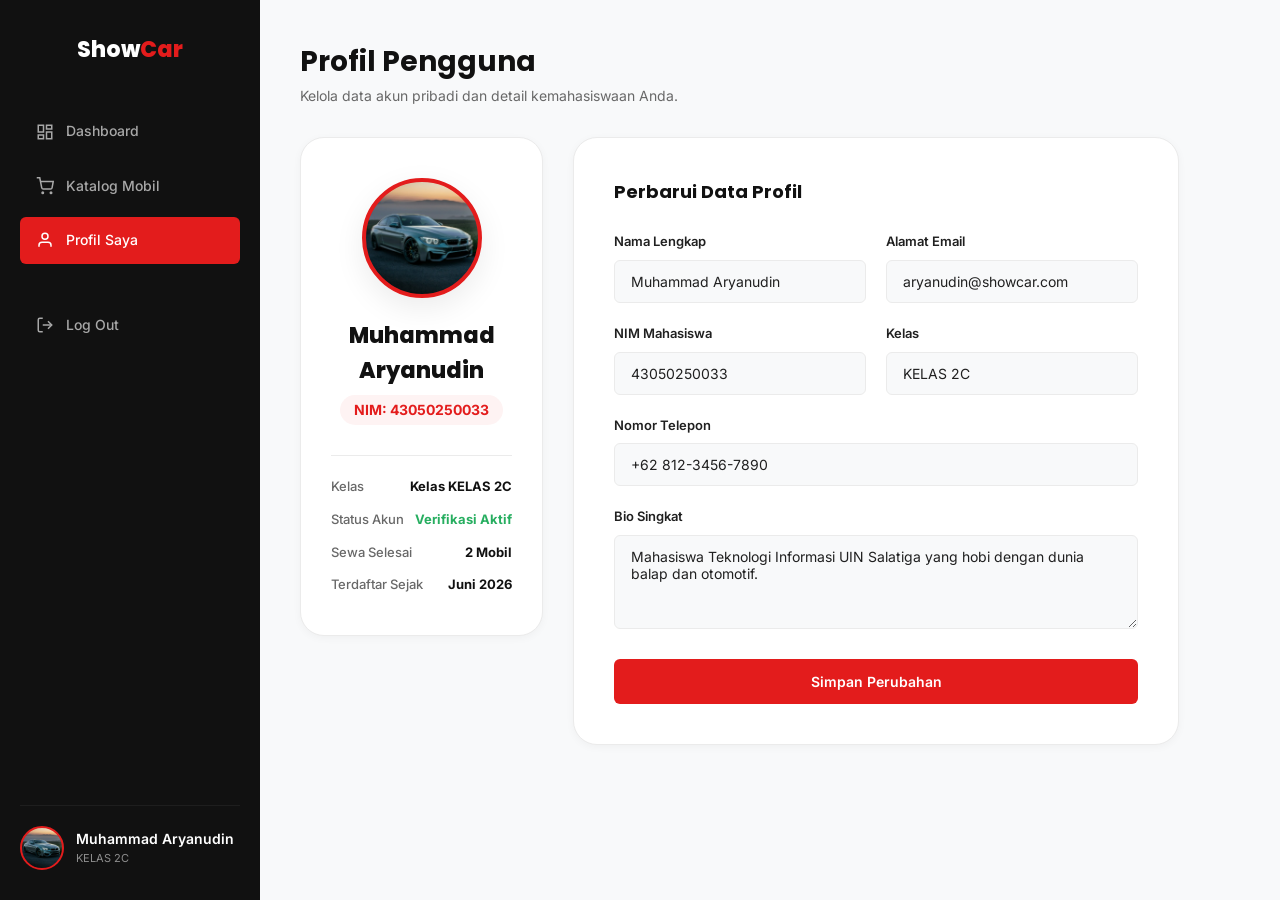
<file: profile.html>
<!DOCTYPE html>
<html lang="id">
<head>
  <meta charset="UTF-8" />
  <meta name="viewport" content="width=device-width, initial-scale=1.0" />
  <meta name="description" content="Halaman profil mahasiswa pengguna ShowCar untuk memperbarui informasi data diri." />
  <title>ShowCar - Profil Pengguna</title>
  <link rel="stylesheet" href="styles.css" />
  <style>
    /* Styling khusus Halaman Profil */
    .profile-body {
      background-color: var(--light-bg);
      min-height: 100vh;
      display: flex;
    }
    
    /* Copy Sidebar dari dashboard.html */
    .sidebar {
      width: 260px;
      background-color: var(--dark);
      color: var(--light);
      padding: 30px 20px;
      display: flex;
      flex-direction: column;
      justify-content: space-between;
      position: fixed;
      top: 0;
      left: 0;
      bottom: 0;
      z-index: 100;
    }
    
    .sidebar-logo {
      font-family: var(--font-title);
      font-size: 24px;
      font-weight: 800;
      margin-bottom: 40px;
      padding-left: 10px;
    }
    
    .sidebar-logo span {
      color: var(--primary);
    }
    
    .sidebar-nav {
      list-style: none;
      display: flex;
      flex-direction: column;
      gap: 8px;
      flex-grow: 1;
    }
    
    .sidebar-link {
      display: flex;
      align-items: center;
      gap: 12px;
      padding: 12px 16px;
      color: #a8a8a8;
      font-size: 14px;
      font-weight: 500;
      border-radius: var(--radius-sm);
      transition: var(--transition);
    }
    
    .sidebar-link:hover, .sidebar-link.active {
      color: var(--light);
      background-color: var(--primary);
    }
    
    .sidebar-user {
      border-top: 1px solid var(--dark-light);
      padding-top: 20px;
      display: flex;
      align-items: center;
      gap: 12px;
    }
    
    .sidebar-avatar {
      width: 44px;
      height: 44px;
      border-radius: 50%;
      background-image: url(assets/06eb09089e79589e74c17dc6dc36c8b6.png);
      background-size: cover;
      background-position: center;
      border: 2px solid var(--primary);
    }
    
    .sidebar-user-info h4 {
      font-size: 14px;
      font-weight: 600;
    }
    
    .sidebar-user-info p {
      font-size: 11px;
      color: #8e8e8e;
    }
    
    /* Main Content */
    .profile-content {
      margin-left: 260px;
      flex-grow: 1;
      padding: 40px;
    }
    
    .profile-grid {
      display: grid;
      grid-template-columns: 0.8fr 1.2fr;
      gap: 30px;
      align-items: flex-start;
      margin-top: 30px;
    }
    
    .profile-card {
      background-color: var(--light);
      border: 1px solid var(--border);
      border-radius: var(--radius-lg);
      padding: 40px 30px;
      box-shadow: var(--shadow-sm);
      text-align: center;
      display: flex;
      flex-direction: column;
      align-items: center;
    }
    
    .profile-card-avatar {
      width: 120px;
      height: 120px;
      border-radius: 50%;
      background-image: url(assets/06eb09089e79589e74c17dc6dc36c8b6.png);
      background-size: cover;
      background-position: center;
      border: 4px solid var(--primary);
      margin-bottom: 20px;
      box-shadow: var(--shadow-md);
    }
    
    .profile-card-name {
      font-family: var(--font-title);
      font-size: 22px;
      font-weight: 800;
      color: var(--dark);
      margin-bottom: 6px;
    }
    
    .profile-card-nim {
      font-size: 14px;
      color: var(--primary);
      font-weight: 700;
      margin-bottom: 20px;
      background-color: rgba(227, 28, 28, 0.05);
      padding: 4px 14px;
      border-radius: 30px;
    }
    
    .profile-details-list {
      width: 100%;
      border-top: 1px solid var(--border);
      margin-top: 10px;
      padding-top: 20px;
      display: flex;
      flex-direction: column;
      gap: 12px;
      text-align: left;
    }
    
    .profile-detail-row {
      display: flex;
      justify-content: space-between;
      font-size: 13px;
    }
    
    .profile-detail-label {
      color: var(--text-muted);
      font-weight: 500;
    }
    
    .profile-detail-value {
      font-weight: 700;
      color: var(--dark);
    }
    
    /* Edit Form Card */
    .edit-form-card {
      background-color: var(--light);
      border: 1px solid var(--border);
      border-radius: var(--radius-lg);
      padding: 40px;
      box-shadow: var(--shadow-sm);
    }
    
    .edit-form {
      display: flex;
      flex-direction: column;
      gap: 20px;
    }
    
    .form-row {
      display: grid;
      grid-template-columns: 1fr 1fr;
      gap: 20px;
    }
    
    .form-group {
      display: flex;
      flex-direction: column;
      gap: 8px;
    }
    
    .form-label {
      font-size: 13px;
      font-weight: 600;
      color: var(--text);
    }
    
    .form-input {
      padding: 12px 16px;
      border: 1px solid var(--border);
      border-radius: var(--radius-sm);
      font-size: 14px;
      transition: var(--transition);
      background-color: var(--light-bg);
      color: var(--text);
    }
    
    .form-input:focus {
      outline: none;
      border-color: var(--primary);
      background-color: var(--light);
      box-shadow: 0 0 0 3px rgba(227, 28, 28, 0.1);
    }
    
    .toast-notification {
      display: none;
      position: fixed;
      bottom: 30px;
      right: 30px;
      background-color: #27ae60;
      color: var(--light);
      padding: 16px 24px;
      border-radius: var(--radius-sm);
      font-weight: 600;
      font-size: 14px;
      box-shadow: var(--shadow-lg);
      z-index: 1000;
      animation: toastSlide 0.3s ease;
    }
    
    .toast-notification.active {
      display: block;
    }
    
    @keyframes toastSlide {
      from { transform: translateY(20px); opacity: 0; }
      to { transform: translateY(0); opacity: 1; }
    }
    
    @media (max-width: 992px) {
      .sidebar {
        width: 80px;
        padding: 30px 10px;
        align-items: center;
      }
      .sidebar-logo span, .sidebar-link span, .sidebar-user-info, .sidebar-logo {
        display: none;
      }
      .sidebar-logo {
        margin-bottom: 30px;
      }
      .profile-content {
        margin-left: 80px;
        padding: 30px 20px;
      }
      .profile-grid {
        grid-template-columns: 1fr;
      }
    }
    
    @media (max-width: 576px) {
      .form-row {
        grid-template-columns: 1fr;
        gap: 16px;
      }
    }
  </style>
</head>
<body class="profile-body">

  <!-- Sidebar Navigation (Cocok dengan dashboard.html) -->
  <aside class="sidebar">
    <div>
      <div class="sidebar-logo" style="display: block; font-family: var(--font-title); padding-left: 0; text-align: center;">
        <a href="index.html" style="font-weight: 800; font-size: 22px;">Show<span>Car</span></a>
      </div>
      <ul class="sidebar-nav">
        <li>
          <a href="dashboard.html" class="sidebar-link">
            <svg width="18" height="18" viewBox="0 0 24 24" fill="none" stroke="currentColor" stroke-width="2"><rect x="3" y="3" width="7" height="9"></rect><rect x="14" y="3" width="7" height="5"></rect><rect x="14" y="12" width="7" height="9"></rect><rect x="3" y="16" width="7" height="5"></rect></svg>
            <span>Dashboard</span>
          </a>
        </li>
        <li>
          <a href="index.html#shop" class="sidebar-link">
            <svg width="18" height="18" viewBox="0 0 24 24" fill="none" stroke="currentColor" stroke-width="2"><circle cx="9" cy="21" r="1"></circle><circle cx="20" cy="21" r="1"></circle><path d="M1 1h4l2.68 13.39a2 2 0 0 0 2 1.61h9.72a2 2 0 0 0 2-1.61L23 6H6"></path></svg>
            <span>Katalog Mobil</span>
          </a>
        </li>
        <li>
          <a href="profile.html" class="sidebar-link active">
            <svg width="18" height="18" viewBox="0 0 24 24" fill="none" stroke="currentColor" stroke-width="2"><path d="M20 21v-2a4 4 0 0 0-4-4H8a4 4 0 0 0-4 4v2"></path><circle cx="12" cy="7" r="4"></circle></svg>
            <span>Profil Saya</span>
          </a>
        </li>
        <li>
          <a href="index.html" class="sidebar-link" id="btn-logout" style="margin-top: 30px;">
            <svg width="18" height="18" viewBox="0 0 24 24" fill="none" stroke="currentColor" stroke-width="2"><path d="M9 21H5a2 2 0 0 1-2-2V5a2 2 0 0 1 2-2h4"></path><polyline points="16 17 21 12 16 7"></polyline><line x1="21" y1="12" x2="9" y2="12"></line></svg>
            <span>Log Out</span>
          </a>
        </li>
      </ul>
    </div>

    <div class="sidebar-user">
      <div class="sidebar-avatar" id="sidebar-avatar-img"></div>
      <div class="sidebar-user-info">
        <h4 id="user-display-name">M. Aryanudin</h4>
        <p id="user-display-class">Kelas 2C</p>
      </div>
    </div>
  </aside>

  <!-- Main Profile Content -->
  <main class="profile-content">
    <header style="margin-bottom: 20px;">
      <h1 style="font-family: var(--font-title); font-size: 28px; font-weight: 700; color: var(--dark);">Profil Pengguna</h1>
      <p style="font-size: 14px; color: var(--text-muted);">Kelola data akun pribadi dan detail kemahasiswaan Anda.</p>
    </header>

    <div class="profile-grid">
      <!-- Left Profile Card -->
      <div class="profile-card">
        <div class="profile-card-avatar"></div>
        <h2 class="profile-card-name" id="card-user-name">Muhammad Aryanudin</h2>
        <span class="profile-card-nim" id="card-user-nim">NIM: 43050250033</span>
        
        <div class="profile-details-list">
          <div class="profile-detail-row">
            <span class="profile-detail-label">Kelas</span>
            <span class="profile-detail-value" id="card-user-class">Kelas 2C</span>
          </div>
          <div class="profile-detail-row">
            <span class="profile-detail-label">Status Akun</span>
            <span class="profile-detail-value" style="color: #27ae60;">Verifikasi Aktif</span>
          </div>
          <div class="profile-detail-row">
            <span class="profile-detail-label">Sewa Selesai</span>
            <span class="profile-detail-value">2 Mobil</span>
          </div>
          <div class="profile-detail-row">
            <span class="profile-detail-label">Terdaftar Sejak</span>
            <span class="profile-detail-value">Juni 2026</span>
          </div>
        </div>
      </div>

      <!-- Right Edit Form Card -->
      <div class="edit-form-card">
        <h3 style="font-family: var(--font-title); font-size: 18px; font-weight: 700; color: var(--dark); margin-bottom: 24px;">Perbarui Data Profil</h3>
        
        <form class="edit-form" id="profile-form">
          <div class="form-row">
            <div class="form-group">
              <label class="form-label" for="profile-name">Nama Lengkap</label>
              <input class="form-input" type="text" id="profile-name" required />
            </div>
            <div class="form-group">
              <label class="form-label" for="profile-email">Alamat Email</label>
              <input class="form-input" type="email" id="profile-email" required />
            </div>
          </div>

          <div class="form-row">
            <div class="form-group">
              <label class="form-label" for="profile-nim">NIM Mahasiswa</label>
              <input class="form-input" type="text" id="profile-nim" required />
            </div>
            <div class="form-group">
              <label class="form-label" for="profile-class">Kelas</label>
              <input class="form-input" type="text" id="profile-class" required />
            </div>
          </div>

          <div class="form-group">
            <label class="form-label" for="profile-phone">Nomor Telepon</label>
            <input class="form-input" type="text" id="profile-phone" value="+62 812-3456-7890" required />
          </div>

          <div class="form-group">
            <label class="form-label" for="profile-bio">Bio Singkat</label>
            <textarea class="form-input" id="profile-bio" rows="4" style="font-family: inherit; resize: vertical;">Mahasiswa Teknologi Informasi UIN Salatiga yang hobi dengan dunia balap dan otomotif.</textarea>
          </div>

          <button type="submit" class="btn btn-primary" style="margin-top: 10px; padding: 14px 28px;">Simpan Perubahan</button>
        </form>
      </div>
    </div>
  </main>

  <!-- Toast Notification -->
  <div class="toast-notification" id="toast">
    ✓ Profil berhasil diperbarui!
  </div>

  <script>
    document.addEventListener('DOMContentLoaded', () => {
      // Load User Session Data
      const name = localStorage.getItem('userName') || 'Muhammad Aryanudin';
      const email = localStorage.getItem('userEmail') || 'aryanudin@showcar.com';
      const nim = localStorage.getItem('userNIM') || '43050250033';
      const userClass = localStorage.getItem('userClass') || 'KELAS 2C';

      // Set input values
      document.getElementById('profile-name').value = name;
      document.getElementById('profile-email').value = email;
      document.getElementById('profile-nim').value = nim;
      document.getElementById('profile-class').value = userClass;

      // Update sidebar displays
      document.getElementById('user-display-name').textContent = name;
      document.getElementById('user-display-class').textContent = userClass;

      // Update left card displays
      document.getElementById('card-user-name').textContent = name;
      document.getElementById('card-user-nim').textContent = `NIM: ${nim}`;
      document.getElementById('card-user-class').textContent = `Kelas ${userClass}`;

      // Handle Log Out
      document.getElementById('btn-logout').addEventListener('click', () => {
        localStorage.clear();
      });

      // Handle Form Submit
      const profileForm = document.getElementById('profile-form');
      const toast = document.getElementById('toast');

      profileForm.addEventListener('submit', (e) => {
        e.preventDefault();

        // Get new values
        const newName = document.getElementById('profile-name').value;
        const newEmail = document.getElementById('profile-email').value;
        const newNim = document.getElementById('profile-nim').value;
        const newClass = document.getElementById('profile-class').value;

        // Save to local storage
        localStorage.setItem('userName', newName);
        localStorage.setItem('userEmail', newEmail);
        localStorage.setItem('userNIM', newNim);
        localStorage.setItem('userClass', newClass);

        // Update displays
        document.getElementById('user-display-name').textContent = newName;
        document.getElementById('user-display-class').textContent = newClass;
        document.getElementById('card-user-name').textContent = newName;
        document.getElementById('card-user-nim').textContent = `NIM: ${newNim}`;
        document.getElementById('card-user-class').textContent = `Kelas ${newClass}`;

        // Show Toast Notification
        toast.classList.add('active');
        
        // Hide Toast after 3 seconds
        setTimeout(() => {
          toast.classList.remove('active');
        }, 3000);
      });
    });
  </script>
</body>
</html>
</file>
<file: styles.css>
@import url('https://fonts.googleapis.com/css2?family=Inter:wght@300;400;500;600;700&family=Poppins:wght@400;500;600;700;800&display=swap');

:root {
  --primary: #e31c1c;
  --primary-hover: #b81414;
  --dark: #111111;
  --dark-light: #1e1e1e;
  --light: #ffffff;
  --light-bg: #f8f9fa;
  --border: #ebebeb;
  --text: #202020;
  --text-muted: #686868;
  --font-title: 'Poppins', sans-serif;
  --font-body: 'Inter', sans-serif;
  
  --shadow-sm: 0 2px 8px rgba(0, 0, 0, 0.04);
  --shadow-md: 0 10px 30px rgba(0, 0, 0, 0.08);
  --shadow-lg: 0 20px 40px rgba(0, 0, 0, 0.12);
  
  --radius-sm: 6px;
  --radius-md: 12px;
  --radius-lg: 24px;
  --transition: all 0.35s cubic-bezier(0.4, 0, 0.2, 1);
}

/* Base Styles */
* {
  box-sizing: border-box;
  margin: 0;
  padding: 0;
}

html {
  scroll-behavior: smooth;
}

body {
  font-family: var(--font-body);
  background-color: var(--light);
  color: var(--text);
  line-height: 1.6;
  overflow-x: hidden;
}

a {
  text-decoration: none;
  color: inherit;
  transition: var(--transition);
}

button, input {
  font-family: inherit;
}

/* Utilities */
.container {
  width: 100%;
  max-width: 1240px;
  margin: 0 auto;
  padding: 0 24px;
}

.section {
  padding: 80px 0;
}

.section-header {
  text-align: center;
  margin-bottom: 50px;
}

.section-subtitle {
  color: var(--primary);
  font-size: 14px;
  font-weight: 600;
  text-transform: uppercase;
  letter-spacing: 2px;
  margin-bottom: 10px;
  display: block;
}

.section-title {
  font-family: var(--font-title);
  font-size: 36px;
  font-weight: 700;
  color: var(--dark);
  text-transform: capitalize;
}

/* Button Component */
.btn {
  display: inline-flex;
  align-items: center;
  justify-content: center;
  gap: 8px;
  padding: 12px 28px;
  border-radius: var(--radius-sm);
  font-weight: 600;
  font-size: 14px;
  cursor: pointer;
  transition: var(--transition);
  border: none;
}

.btn-primary {
  background-color: var(--primary);
  color: var(--light);
}

.btn-primary:hover {
  background-color: var(--primary-hover);
  transform: translateY(-2px);
  box-shadow: 0 4px 12px rgba(227, 28, 28, 0.3);
}

.btn-secondary {
  background-color: transparent;
  border: 1px solid var(--border);
  color: var(--text);
}

.btn-secondary:hover {
  background-color: var(--light-bg);
  border-color: var(--text);
  transform: translateY(-2px);
}

.btn-link {
  color: var(--primary);
  font-weight: 600;
  display: inline-flex;
  align-items: center;
  gap: 6px;
  background: none;
  border: none;
  cursor: pointer;
}

.btn-link:hover {
  color: var(--primary-hover);
}

.btn-link img {
  transition: var(--transition);
}

.btn-link:hover img {
  transform: translateX(4px);
}

/* Header & Navbar */
.header {
  position: fixed;
  top: 0;
  left: 0;
  width: 100%;
  z-index: 1000;
  background-color: rgba(255, 255, 255, 0.85);
  backdrop-filter: blur(12px);
  -webkit-backdrop-filter: blur(12px);
  border-bottom: 1px solid rgba(0, 0, 0, 0.05);
  transition: var(--transition);
}

.header.scrolled {
  padding: 12px 0;
  box-shadow: var(--shadow-sm);
}

.header .container {
  display: flex;
  align-items: center;
  justify-content: space-between;
  height: 80px;
}

.logo {
  font-family: var(--font-title);
  font-size: 24px;
  font-weight: 800;
  letter-spacing: -0.5px;
}

.logo span {
  color: var(--primary);
}

.nav-menu {
  display: flex;
  align-items: center;
  list-style: none;
  gap: 32px;
}

.nav-link {
  font-weight: 500;
  font-size: 15px;
  color: var(--text-muted);
}

.nav-link:hover, .nav-link.active {
  color: var(--primary);
}

.header-actions {
  display: flex;
  align-items: center;
  gap: 16px;
}

.header-actions .btn {
  padding: 10px 20px;
}

/* Mobile Menu Button */
.mobile-menu-btn {
  display: none;
  flex-direction: column;
  justify-content: space-between;
  width: 24px;
  height: 18px;
  background: none;
  border: none;
  cursor: pointer;
}

.mobile-menu-btn span {
  width: 100%;
  height: 2px;
  background-color: var(--dark);
  border-radius: 2px;
  transition: var(--transition);
}

/* Hero Section */
.hero {
  padding-top: 160px;
  padding-bottom: 80px;
  background: radial-gradient(circle at 80% 20%, rgba(227, 28, 28, 0.03) 0%, transparent 50%), var(--light);
}

.hero .container {
  display: grid;
  grid-template-columns: 1.1fr 0.9fr;
  align-items: center;
  gap: 60px;
}

.hero-badge {
  display: inline-flex;
  align-items: center;
  padding: 6px 12px;
  background-color: rgba(227, 28, 28, 0.06);
  color: var(--primary);
  border-radius: 30px;
  font-size: 13px;
  font-weight: 600;
  margin-bottom: 20px;
}

.hero-title {
  font-family: var(--font-title);
  font-size: 56px;
  font-weight: 800;
  line-height: 1.15;
  color: var(--dark);
  margin-bottom: 20px;
}

.hero-title span {
  color: var(--primary);
}

.hero-description {
  font-size: 18px;
  color: var(--text-muted);
  margin-bottom: 35px;
  max-width: 500px;
}

.hero-actions {
  display: flex;
  align-items: center;
  gap: 20px;
  margin-bottom: 40px;
}

.hero-socials {
  display: flex;
  align-items: center;
  gap: 16px;
  border-top: 1px solid var(--border);
  padding-top: 24px;
}

.hero-socials span {
  font-size: 14px;
  color: var(--text-muted);
  font-weight: 500;
}

.hero-socials img {
  opacity: 0.7;
  transition: var(--transition);
}

.hero-socials img:hover {
  opacity: 1;
  transform: translateY(-2px);
}

.hero-image-wrapper {
  position: relative;
}

.hero-image {
  width: 100%;
  height: auto;
  border-radius: var(--radius-lg);
  box-shadow: var(--shadow-lg);
  object-fit: cover;
  transition: var(--transition);
}

.hero-image-wrapper::before {
  content: '';
  position: absolute;
  top: -15px;
  left: -15px;
  right: 15px;
  bottom: 15px;
  border: 2px solid var(--border);
  border-radius: var(--radius-lg);
  z-index: -1;
  transition: var(--transition);
}

.hero-image-wrapper:hover .hero-image {
  transform: translateY(-5px);
}

.hero-image-wrapper:hover::before {
  transform: translate(5px, 5px);
}

/* How It Works / Steps Section */
.steps {
  background-color: var(--light-bg);
}

.steps-grid {
  display: grid;
  grid-template-columns: repeat(2, 1fr);
  gap: 40px;
}

.step-card {
  background-color: var(--light);
  border-radius: var(--radius-lg);
  overflow: hidden;
  box-shadow: var(--shadow-sm);
  transition: var(--transition);
  display: flex;
  flex-direction: column;
}

.step-card:hover {
  transform: translateY(-8px);
  box-shadow: var(--shadow-md);
}

.step-image-container {
  height: 250px;
  overflow: hidden;
  position: relative;
}

.step-image {
  width: 100%;
  height: 100%;
  object-fit: cover;
  transition: var(--transition);
}

.step-card:hover .step-image {
  transform: scale(1.05);
}

.step-number {
  position: absolute;
  top: 20px;
  left: 20px;
  width: 50px;
  height: 50px;
  background-color: var(--primary);
  color: var(--light);
  border-radius: 50%;
  display: flex;
  align-items: center;
  justify-content: center;
  font-family: var(--font-title);
  font-size: 20px;
  font-weight: 700;
  box-shadow: 0 4px 10px rgba(227, 28, 28, 0.3);
}

.step-content {
  padding: 30px;
  flex-grow: 1;
  display: flex;
  flex-direction: column;
}

.step-header {
  display: flex;
  align-items: center;
  gap: 12px;
  margin-bottom: 15px;
}

.step-icon {
  width: 32px;
  height: 32px;
}

.step-title {
  font-family: var(--font-title);
  font-size: 20px;
  font-weight: 700;
  color: var(--dark);
}

.step-description {
  color: var(--text-muted);
  margin-bottom: 25px;
  flex-grow: 1;
}

/* Porsche Section */
.promo-section {
  background-color: var(--dark);
  color: var(--light);
  overflow: hidden;
}

.promo-container {
  display: grid;
  grid-template-columns: 1.1fr 0.9fr;
  align-items: center;
  gap: 60px;
}

.promo-content {
  padding: 40px 0;
}

.promo-subtitle {
  color: var(--primary);
  font-size: 14px;
  font-weight: 600;
  text-transform: uppercase;
  letter-spacing: 2px;
  margin-bottom: 10px;
  display: block;
}

.promo-title {
  font-family: var(--font-title);
  font-size: 42px;
  font-weight: 800;
  margin-bottom: 25px;
  line-height: 1.2;
}

.promo-description {
  color: #a8a8a8;
  font-size: 16px;
  margin-bottom: 35px;
  max-width: 540px;
}

.promo-image-wrapper {
  position: relative;
  height: 450px;
}

.promo-image {
  width: 100%;
  height: 100%;
  object-fit: cover;
  border-radius: var(--radius-lg);
  box-shadow: 0 10px 40px rgba(0, 0, 0, 0.4);
}

/* Popular Cars Section */
.catalog-tabs {
  display: flex;
  justify-content: center;
  flex-wrap: wrap;
  gap: 12px;
  margin-bottom: 40px;
}

.filter-tab {
  padding: 10px 24px;
  background-color: var(--light-bg);
  border: 1px solid var(--border);
  color: var(--text-muted);
  font-weight: 600;
  font-size: 14px;
  border-radius: 30px;
  cursor: pointer;
  transition: var(--transition);
}

.filter-tab:hover, .filter-tab.active {
  background-color: var(--primary);
  border-color: var(--primary);
  color: var(--light);
  box-shadow: 0 4px 12px rgba(227, 28, 28, 0.2);
}

.cars-grid {
  display: grid;
  grid-template-columns: repeat(auto-fill, minmax(280px, 1fr));
  gap: 30px;
  margin-bottom: 50px;
}

.car-card {
  background-color: var(--light);
  border: 1px solid var(--border);
  border-radius: var(--radius-md);
  overflow: hidden;
  display: flex;
  flex-direction: column;
  transition: var(--transition);
  opacity: 1;
  transform: scale(1);
  height: 100%;
  position: relative;
}

.car-card:hover {
  transform: translateY(-8px);
  box-shadow: var(--shadow-md);
  border-color: var(--primary);
}

.car-image-container {
  height: 200px;
  position: relative;
  overflow: hidden;
  background-color: #f0f2f5;
  display: flex;
  align-items: center;
  justify-content: center;
}

.car-card-img {
  width: 90%;
  height: 90%;
  object-fit: contain;
  transition: var(--transition);
}

.car-card:hover .car-card-img {
  transform: scale(1.05);
}

.favorite-btn {
  position: absolute;
  top: 15px;
  right: 15px;
  width: 36px;
  height: 36px;
  background-color: rgba(255, 255, 255, 0.85);
  border-radius: 50%;
  display: flex;
  align-items: center;
  justify-content: center;
  border: none;
  cursor: pointer;
  z-index: 10;
  transition: var(--transition);
}

.favorite-btn img {
  width: 18px;
  height: 18px;
  filter: grayscale(1) opacity(0.6);
}

.favorite-btn:hover {
  background-color: var(--light);
  transform: scale(1.1);
}

.favorite-btn.active img {
  filter: none;
}

.car-info {
  padding: 24px;
  display: flex;
  flex-direction: column;
  flex-grow: 1;
}

.car-meta {
  display: flex;
  justify-content: space-between;
  align-items: center;
  margin-bottom: 12px;
}

.car-name {
  font-family: var(--font-title);
  font-size: 18px;
  font-weight: 700;
  color: var(--dark);
}

.car-rating {
  display: flex;
  align-items: center;
  gap: 4px;
  font-size: 13px;
  font-weight: 700;
}

.car-rating img {
  width: 14px;
  height: 14px;
}

.car-desc {
  font-size: 13px;
  color: var(--text-muted);
  margin-bottom: 16px;
  display: -webkit-box;
  -webkit-line-clamp: 2;
  -webkit-box-orient: vertical;
  overflow: hidden;
}

.car-specs {
  display: grid;
  grid-template-columns: repeat(2, 1fr);
  gap: 8px;
  margin-bottom: 20px;
  border-top: 1px solid var(--border);
  border-bottom: 1px solid var(--border);
  padding: 12px 0;
}

.btn-sm {
  padding: 8px 16px;
  font-size: 12px;
}

.car-type-badge {
  position: absolute;
  top: 15px;
  left: 15px;
  background-color: var(--dark);
  color: var(--light);
  padding: 4px 10px;
  font-size: 10px;
  font-weight: 700;
  text-transform: uppercase;
  border-radius: 4px;
  z-index: 10;
}

.spec-item {
  font-size: 11px;
  color: var(--text-muted);
  display: flex;
  align-items: center;
  gap: 5px;
  font-weight: 600;
  background-color: var(--light-bg);
  padding: 4px 8px;
  border-radius: 4px;
}

.spec-icon {
  width: 14px;
  height: 14px;
  opacity: 0.6;
}

.car-footer {
  display: flex;
  justify-content: space-between;
  align-items: center;
  margin-top: auto;
}

.car-price {
  font-family: var(--font-title);
  font-size: 20px;
  font-weight: 800;
  color: var(--dark);
}

.car-price span {
  font-family: var(--font-body);
  font-size: 12px;
  color: var(--text-muted);
  font-weight: 400;
}

.catalog-action {
  text-align: center;
}

.catalog-action .btn {
  padding: 14px 40px;
}

/* Blog Section */
.blog-grid {
  display: grid;
  grid-template-columns: repeat(2, 1fr);
  gap: 40px;
}

.blog-card {
  background-color: var(--light);
  border-radius: var(--radius-lg);
  overflow: hidden;
  box-shadow: var(--shadow-sm);
  display: flex;
  flex-direction: column;
  transition: var(--transition);
  border: 1px solid var(--border);
}

.blog-card:hover {
  transform: translateY(-8px);
  box-shadow: var(--shadow-md);
  border-color: transparent;
}

.blog-img-container {
  height: 300px;
  overflow: hidden;
}

.blog-img {
  width: 100%;
  height: 100%;
  object-fit: cover;
  transition: var(--transition);
}

.blog-card:hover .blog-img {
  transform: scale(1.03);
}

.blog-content {
  padding: 30px;
  flex-grow: 1;
  display: flex;
  flex-direction: column;
}

.blog-category {
  display: inline-block;
  color: var(--primary);
  font-size: 12px;
  font-weight: 700;
  text-transform: uppercase;
  letter-spacing: 1px;
  margin-bottom: 10px;
}

.blog-title {
  font-family: var(--font-title);
  font-size: 22px;
  font-weight: 700;
  color: var(--dark);
  margin-bottom: 12px;
  line-height: 1.3;
}

.blog-desc {
  color: var(--text-muted);
  margin-bottom: 24px;
  flex-grow: 1;
}

/* Testimonials / Why Choose Us */
.testimonials {
  background-color: var(--light-bg);
}

.testimonials-grid {
  display: grid;
  grid-template-columns: repeat(3, 1fr);
  gap: 30px;
}

.testimonial-card {
  background-color: var(--light);
  padding: 35px;
  border-radius: var(--radius-lg);
  box-shadow: var(--shadow-sm);
  border: 1px solid var(--border);
  transition: var(--transition);
  display: flex;
  flex-direction: column;
}

.testimonial-card:hover {
  transform: translateY(-5px);
  box-shadow: var(--shadow-md);
}

.user-profile {
  display: flex;
  align-items: center;
  gap: 16px;
  margin-bottom: 20px;
}

.user-avatar {
  width: 60px;
  height: 60px;
  border-radius: 50%;
  object-fit: cover;
  border: 2px solid var(--border);
  background-size: cover;
  background-position: center;
}

.user-details h4 {
  font-family: var(--font-title);
  font-size: 16px;
  font-weight: 700;
  color: var(--dark);
}

.user-details span {
  font-size: 13px;
  color: var(--primary);
  font-weight: 600;
}

.testimonial-text {
  color: var(--text-muted);
  font-size: 14px;
  font-style: italic;
  position: relative;
}

/* FAQ Section */
.faq-grid {
  display: grid;
  grid-template-columns: 0.8fr 1.2fr;
  gap: 60px;
  align-items: flex-start;
}

.faq-image-card {
  position: relative;
  height: 550px;
  border-radius: var(--radius-lg);
  overflow: hidden;
  box-shadow: var(--shadow-lg);
}

.faq-image-card img {
  width: 100%;
  height: 100%;
  object-fit: cover;
}

.faq-image-overlay {
  position: absolute;
  top: 0;
  left: 0;
  width: 100%;
  height: 100%;
  background: linear-gradient(to bottom, rgba(227, 28, 28, 0.2) 0%, rgba(17, 17, 17, 0.9) 100%);
  display: flex;
  align-items: flex-end;
  padding: 40px;
}

.faq-vertical-title {
  writing-mode: vertical-rl;
  transform: rotate(180deg);
  font-family: var(--font-title);
  font-size: 64px;
  font-weight: 900;
  color: rgba(255, 255, 255, 0.15);
  position: absolute;
  top: 40px;
  right: 20px;
  text-transform: uppercase;
  letter-spacing: 4px;
  pointer-events: none;
}

.faq-overlay-text {
  color: var(--light);
}

.faq-overlay-text h3 {
  font-family: var(--font-title);
  font-size: 28px;
  font-weight: 800;
  margin-bottom: 8px;
}

.faq-overlay-text h3 span {
  color: var(--primary);
}

.faq-overlay-text p {
  font-size: 14px;
  color: #a8a8a8;
}

.faq-list {
  display: flex;
  flex-direction: column;
  gap: 16px;
}

.faq-item {
  background-color: var(--light);
  border: 1px solid var(--border);
  border-radius: var(--radius-md);
  overflow: hidden;
  transition: var(--transition);
}

.faq-item.active {
  border-color: var(--primary);
  box-shadow: var(--shadow-sm);
}

.faq-question {
  width: 100%;
  padding: 20px 24px;
  background: none;
  border: none;
  text-align: left;
  display: flex;
  align-items: center;
  justify-content: space-between;
  cursor: pointer;
  font-family: var(--font-title);
  font-size: 16px;
  font-weight: 700;
  color: var(--dark);
}

.faq-toggle-icon {
  width: 20px;
  height: 20px;
  position: relative;
  display: flex;
  align-items: center;
  justify-content: center;
}

.faq-toggle-icon::before, .faq-toggle-icon::after {
  content: '';
  position: absolute;
  background-color: var(--text-muted);
  border-radius: 2px;
  transition: var(--transition);
}

/* Horizontal line */
.faq-toggle-icon::before {
  width: 14px;
  height: 2px;
}

/* Vertical line */
.faq-toggle-icon::after {
  width: 2px;
  height: 14px;
}

.faq-item.active .faq-toggle-icon::after {
  transform: rotate(90deg);
  opacity: 0;
}

.faq-item.active .faq-toggle-icon::before {
  background-color: var(--primary);
}

.faq-answer {
  max-height: 0;
  overflow: hidden;
  transition: var(--transition);
}

.faq-answer-content {
  padding: 0 24px 24px 24px;
  color: var(--text-muted);
  font-size: 14px;
  border-top: 1px solid transparent;
}

.faq-item.active .faq-answer-content {
  border-top-color: var(--border);
}

/* Footer */
.footer {
  background-color: var(--dark);
  color: var(--light);
  padding-top: 80px;
  padding-bottom: 40px;
}

.footer-grid {
  display: grid;
  grid-template-columns: 1.5fr 1fr 1fr 1fr;
  gap: 40px;
  margin-bottom: 60px;
}

.footer-info-logo {
  font-family: var(--font-title);
  font-size: 28px;
  font-weight: 800;
  margin-bottom: 15px;
  letter-spacing: -0.5px;
}

.footer-info-logo span {
  color: var(--primary);
}

.footer-info-desc {
  color: #a8a8a8;
  font-size: 14px;
  margin-bottom: 25px;
  max-width: 300px;
}

.footer-socials {
  display: flex;
  gap: 12px;
}

.footer-social-btn {
  width: 40px;
  height: 40px;
  background-color: var(--dark-light);
  border-radius: 50%;
  display: flex;
  align-items: center;
  justify-content: center;
  transition: var(--transition);
}

.footer-social-btn:hover {
  background-color: var(--primary);
  transform: translateY(-3px);
}

.footer-social-btn img {
  width: 18px;
  height: 18px;
}

.footer-col h4 {
  font-family: var(--font-title);
  font-size: 16px;
  font-weight: 700;
  margin-bottom: 25px;
  text-transform: uppercase;
  letter-spacing: 1px;
}

.footer-links {
  list-style: none;
  display: flex;
  flex-direction: column;
  gap: 12px;
}

.footer-links a {
  color: #a8a8a8;
  font-size: 14px;
}

.footer-links a:hover {
  color: var(--primary);
  padding-left: 4px;
}

.footer-bottom {
  border-top: 1px solid var(--dark-light);
  padding-top: 40px;
  display: flex;
  justify-content: space-between;
  align-items: center;
  flex-wrap: wrap;
  gap: 20px;
}

.footer-bottom p {
  font-size: 13px;
  color: #8e8e8e;
}

.author-badge {
  background-color: var(--dark-light);
  padding: 6px 12px;
  border-radius: 4px;
  border: 1px solid #333;
}

/* Media Queries (Responsive Layouts) */
@media (max-width: 1024px) {
  .hero .container, .promo-container, .faq-grid {
    grid-template-columns: 1fr;
    gap: 40px;
  }
  
  .hero-image-wrapper {
    order: -1;
    max-width: 600px;
    margin: 0 auto;
  }
  
  .promo-image-wrapper {
    height: 350px;
  }
  
  .faq-image-card {
    height: 350px;
  }
  
  .faq-vertical-title {
    display: none;
  }
  
  .footer-grid {
    grid-template-columns: 1fr 1fr;
  }
}

@media (max-width: 768px) {
  .section {
    padding: 60px 0;
  }
  
  .hero-title {
    font-size: 40px;
  }
  
  .steps-grid, .blog-grid {
    grid-template-columns: 1fr;
  }
  
  .testimonials-grid {
    grid-template-columns: 1fr;
  }
  
  .nav-menu {
    position: fixed;
    top: 80px;
    left: -100%;
    width: 100%;
    height: calc(100vh - 80px);
    background-color: var(--light);
    flex-direction: column;
    padding: 40px 24px;
    gap: 24px;
    transition: var(--transition);
    border-top: 1px solid var(--border);
    box-shadow: var(--shadow-md);
  }
  
  .nav-menu.active {
    left: 0;
  }
  
  .mobile-menu-btn {
    display: flex;
  }
  
  .mobile-menu-btn.active span:nth-child(1) {
    transform: translateY(8px) rotate(45deg);
  }
  
  .mobile-menu-btn.active span:nth-child(2) {
    opacity: 0;
  }
  
  .mobile-menu-btn.active span:nth-child(3) {
    transform: translateY(-8px) rotate(-45deg);
  }
  
  .header-actions {
    display: none;
  }
}

@media (max-width: 480px) {
  .hero-actions {
    flex-direction: column;
    align-items: stretch;
    gap: 12px;
  }
  
  .footer-grid {
    grid-template-columns: 1fr;
  }
  
  .footer-bottom {
    flex-direction: column;
    text-align: center;
  }
}
</file>
